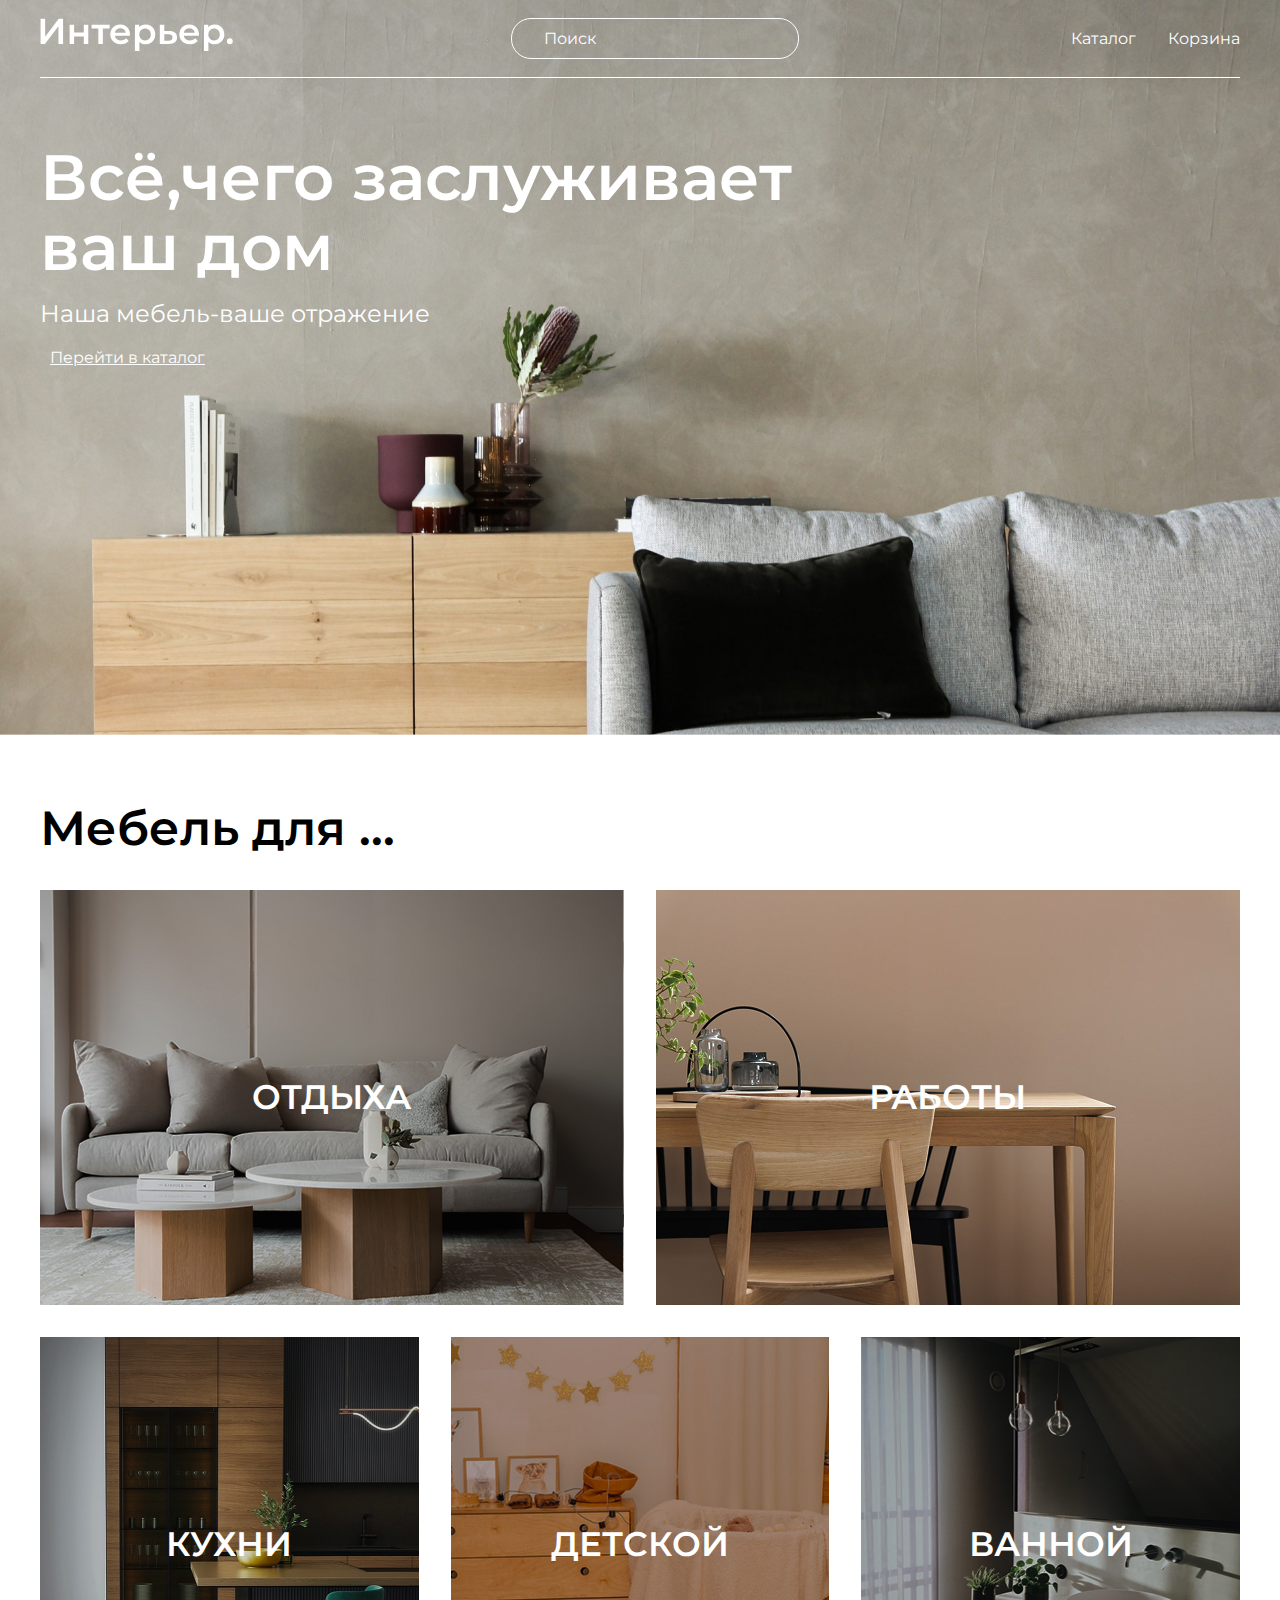
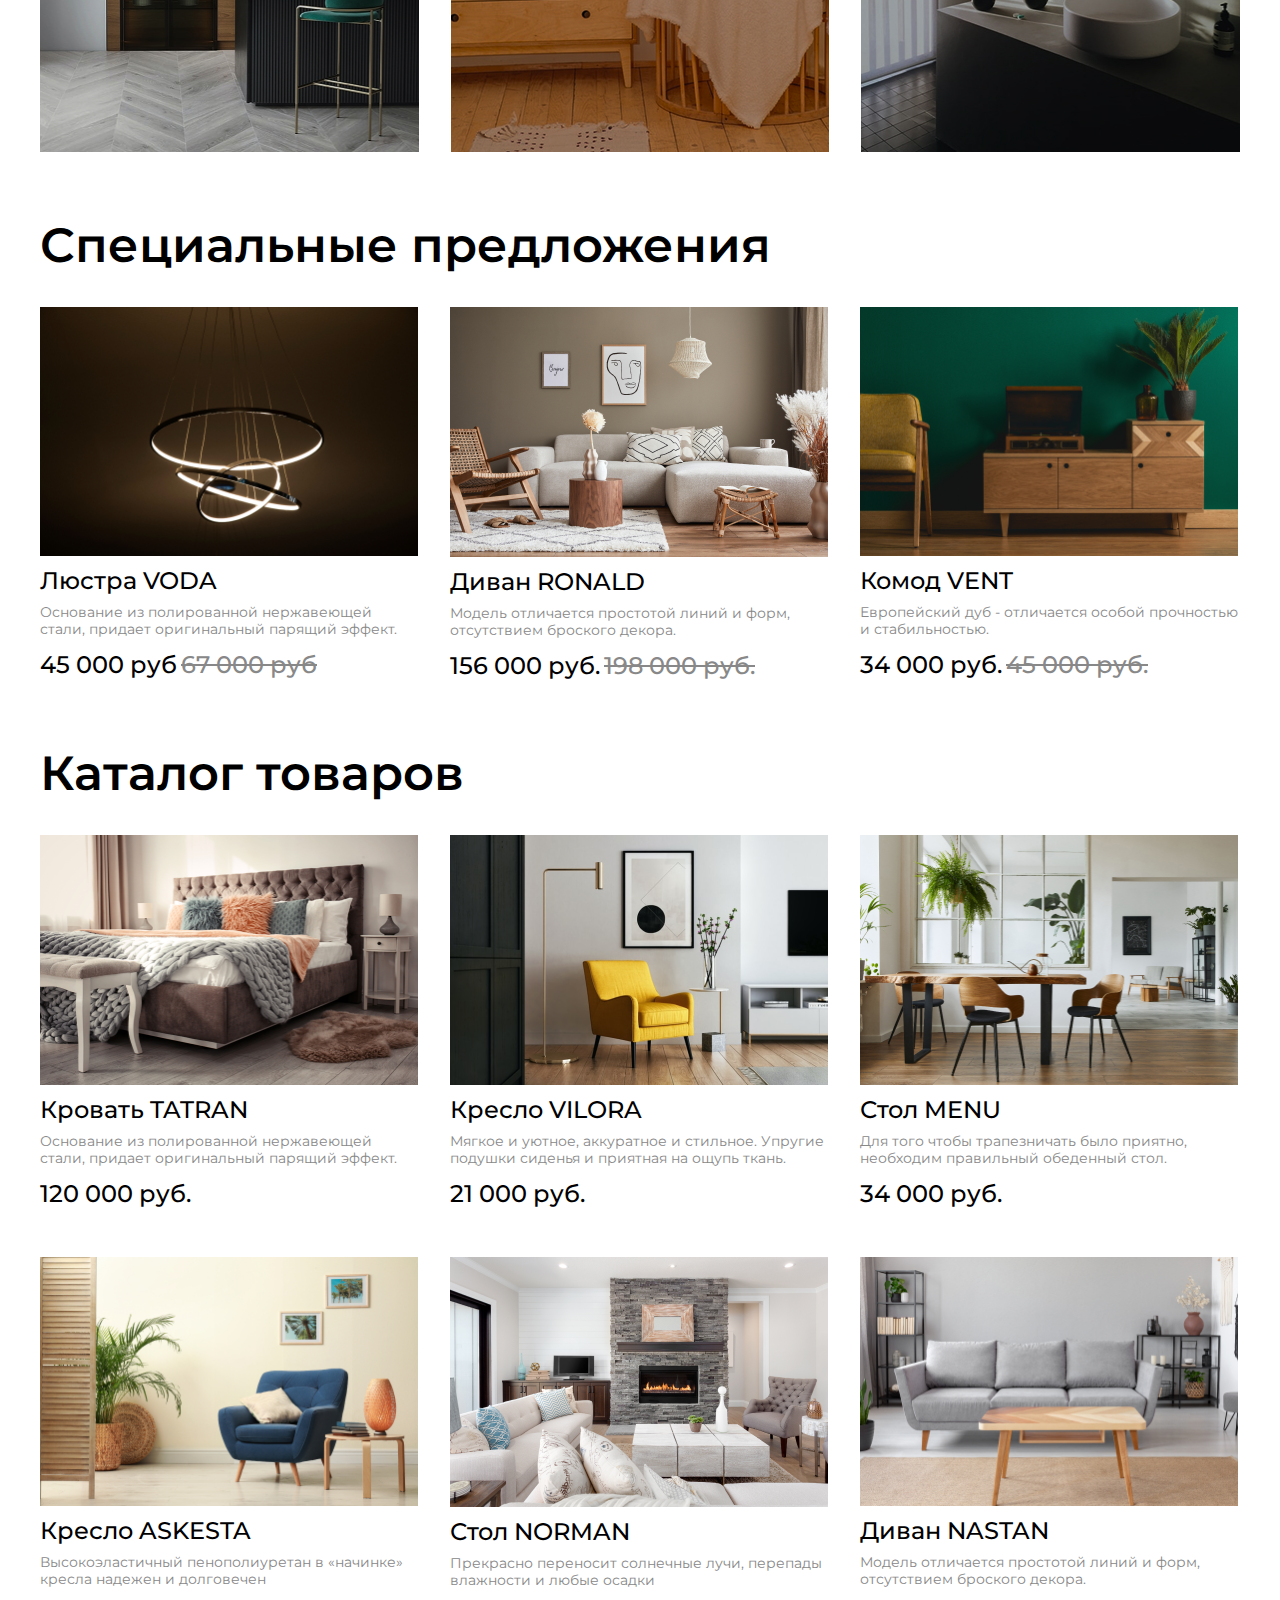
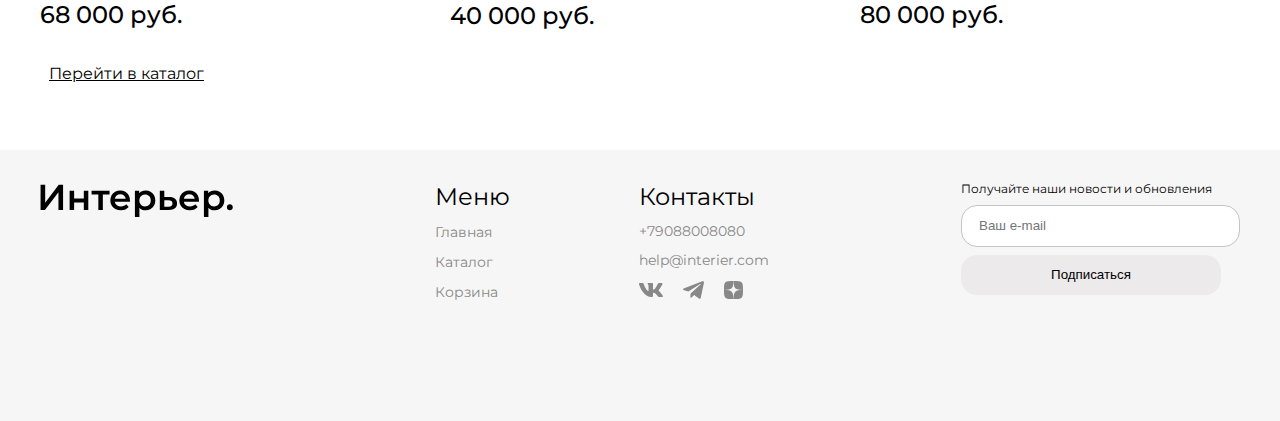
<file: index.html>
<!DOCTYPE html>
<html lang="en">
<head>
  <meta charset="UTF-8">
  <meta name="viewport" content="width=device-width,initial-scale=1.0">
  <title>Document</title>
  <link href="https://fonts.googleapis.com/css2?family=Montserrat:ital,wght@0,100..900;1,100..900&display=swap" 
  rel="stylesheet">
  <link rel="stylesheet" href="./style.css">
</head>
<body>
    <div class="top__head center">
      <header class="header center">
            <a class ="header__logo" href="index.html"><img class="logo__img" src="./img/logo.svg" alt="Интерьер."></a>
            <input placeholder="Поиск" class="header__input" type="text">
        <ul class="header__links">
          <li><a class="links" href="catalog.html">Каталог</a></li>
          <li><a class="links" href="backed.html">Корзина</a></li>
        </ul>
        <div class="menu__mob">
            <a href="Поиск"><svg width="20" height="19" viewBox="0 0 20 19" fill="none" xmlns="http://www.w3.org/2000/svg">
          <g clip-path="url(#clip0_310_627)">
          <path d="M5.7515 2.99141C4.59282 4.14838 3.91891 5.70363 3.86709 7.34023C3.81528 8.97682 4.38946 10.5716 5.47264 11.7995C6.55581 13.0275 8.06645 13.7962 9.69672 13.9491C11.2973 14.0991 12.8949 13.6444 14.1757 12.6766L17.5069 16.0085L17.5069 16.0085C17.5897 16.0914 17.6881 16.1571 17.7963 16.2019C17.9046 16.2468 18.0206 16.2698 18.1377 16.2698C18.2549 16.2698 18.3709 16.2468 18.4791 16.2019C18.5873 16.1571 18.6857 16.0914 18.7685 16.0085C18.8514 15.9257 18.9171 15.8274 18.9619 15.7191C19.0068 15.6109 19.0298 15.4949 19.0298 15.3777C19.0298 15.2606 19.0068 15.1446 18.9619 15.0363C18.9171 14.9281 18.8514 14.8298 18.7685 14.7469L18.7685 14.7469L15.4368 11.416C16.4021 10.135 16.8547 8.53846 16.7038 6.93943C16.5501 5.31054 15.7816 3.80139 14.5547 2.719C13.3277 1.63662 11.7345 1.06232 10.0992 1.11292C8.46381 1.16352 6.90917 1.83523 5.7515 2.99141ZM5.7515 2.99141L5.82216 3.06217L5.7515 2.99141ZM13.5895 4.25366C14.0271 4.68416 14.3751 5.19703 14.6135 5.76269C14.8518 6.32835 14.9758 6.93561 14.9783 7.54944C14.9808 8.16327 14.8618 8.77152 14.628 9.3391C14.3943 9.90669 14.0505 10.4224 13.6164 10.8564C13.1824 11.2905 12.6667 11.6343 12.0991 11.868C11.5315 12.1018 10.9233 12.2208 10.3094 12.2183C9.6956 12.2158 9.08834 12.0918 8.52268 11.8535C7.95702 11.6151 7.44415 11.2671 7.01365 10.8295C6.15334 9.95509 5.67341 8.77613 5.6784 7.54944C5.6834 6.32275 6.17291 5.14773 7.04032 4.28033C7.90772 3.41292 9.08274 2.92341 10.3094 2.91841C11.5361 2.91342 12.7151 3.39335 13.5895 4.25366Z" fill="white" stroke="white" stroke-width="0.2"/>
          </g>
          <defs>
          <clipPath id="clip0_310_627">
          <rect width="19" height="19" fill="white" transform="translate(0.800537)"/>
          </clipPath>
          </defs>
            </svg>
            </a>
            <a href="catalog.html"><svg width="20" height="21" viewBox="0 0 20 21" fill="none" xmlns="http://www.w3.org/2000/svg">
          <rect x="0.800537" y="0.900024" width="4.57143" height="4.57143" fill="white"/>
          <rect x="0.800537" y="8.21436" width="4.57143" height="4.57143" fill="white"/>
          <rect x="0.800537" y="15.5286" width="4.57143" height="4.57143" fill="white"/>
          <rect x="8.11401" y="8.21436" width="4.57143" height="4.57143" fill="white"/>
          <rect x="8.11401" y="15.5286" width="4.57143" height="4.57143" fill="white"/>
          <rect x="8.11401" y="0.900024" width="4.57143" height="4.57143" fill="white"/>
          <rect x="15.4285" y="8.21436" width="4.57143" height="4.57143" fill="white"/>
          <rect x="15.4285" y="15.5286" width="4.57143" height="4.57143" fill="white"/>
          <rect x="15.4285" y="0.900024" width="4.57143" height="4.57143" fill="white"/>
            </svg>
            </a>
            <a href="backed.html"><svg width="25" height="25" viewBox="0 0 25 25" fill="none" xmlns="http://www.w3.org/2000/svg">
          <path d="M14.5834 20.8333C15.1359 20.8333 15.6658 20.6138 16.0566 20.2231C16.4473 19.8324 16.6667 19.3025 16.6667 18.75C16.6667 18.1974 16.4473 17.6675 16.0566 17.2768C15.6658 16.8861 15.1359 16.6666 14.5834 16.6666C14.0309 16.6666 13.501 16.8861 13.1103 17.2768C12.7196 17.6675 12.5001 18.1974 12.5001 18.75C12.5001 19.3025 12.7196 19.8324 13.1103 20.2231C13.501 20.6138 14.0309 20.8333 14.5834 20.8333ZM7.29174 20.8333C7.84428 20.8333 8.37418 20.6138 8.76488 20.2231C9.15558 19.8324 9.37508 19.3025 9.37508 18.75C9.37508 18.1974 9.15558 17.6675 8.76488 17.2768C8.37418 16.8861 7.84428 16.6666 7.29174 16.6666C6.73921 16.6666 6.20931 16.8861 5.81861 17.2768C5.4279 17.6675 5.20841 18.1974 5.20841 18.75C5.20841 19.3025 5.4279 19.8324 5.81861 20.2231C6.20931 20.6138 6.73921 20.8333 7.29174 20.8333ZM20.873 6.16975C21.133 6.16136 21.3796 6.05217 21.5606 5.86525C21.7416 5.67834 21.8428 5.42836 21.8428 5.16819C21.8428 4.90801 21.7416 4.65804 21.5606 4.47112C21.3796 4.28421 21.133 4.17501 20.873 4.16663H19.674C18.7345 4.16663 17.922 4.81871 17.7178 5.73538L16.4126 11.6125C16.2084 12.5291 15.3959 13.1812 14.4563 13.1812H6.63133L5.12924 7.17079H14.8636C15.1212 7.15904 15.3644 7.04844 15.5425 6.86199C15.7206 6.67555 15.82 6.42761 15.82 6.16975C15.82 5.91189 15.7206 5.66395 15.5425 5.47751C15.3644 5.29106 15.1212 5.18046 14.8636 5.16871H5.12924C4.82473 5.16862 4.5242 5.23796 4.25051 5.37145C3.97682 5.50495 3.73716 5.69909 3.54976 5.93911C3.36236 6.17913 3.23215 6.45872 3.16903 6.75662C3.10591 7.05452 3.11154 7.36289 3.1855 7.65829L4.68758 13.6666C4.79586 14.1002 5.046 14.485 5.39821 14.7601C5.75042 15.0351 6.18447 15.1844 6.63133 15.1843H14.4563C15.368 15.1845 16.2524 14.8736 16.9636 14.3032C17.6748 13.7327 18.1701 12.9368 18.3678 12.0468L19.674 6.16975H20.873Z" fill="white"/>
            </svg>
            </a>
        </div>
      </header>
       <b><h1 class="top__title">Всё,чего заслуживает ваш дом</h1></b>
          <p class="top__text"> Наша мебель-ваше отражение</p>
            <a href="catalog.html" class="linki">Перейти в каталог</a>
    </div>
      <section>
        <div class="for__box center">
        <h3 class="spe__title">Мебель для ... </h3>
        <div class="for">
        <div class="for__item for__item_1 for__item_big">ОТДЫХА</div>
        <div class="for__item for__item_2 for__item_big">РАБОТЫ</div>
        <div class="for__item for__item_3">КУХНИ</div>
        <div class="for__item for__item_4">ДЕТСКОЙ</div>
        <div class="for__item for__item_5">ВАННОЙ</div>
        </div>
        </div>
      </section>  
      <div class="product__box center">
        <h2 class="spe__title">Специальные предложения </h2>
        <div class="product__content">
          <div class="product">
            <img src="./img/1.png" alt="Люстра" class="product__img">
            <a class="product__name" href="product.html">Люстра VODA</a>
          <div class="product__description">Основание из полированной нержавеющей стали,
            придает оригинальный парящий эффект.</div>
          <div class="product__box-price">
            <span class="product__price">45 000 руб</span>
            <span class="product__price product__price_old">67 000 руб</span>
          </div>
          </div>
          <div class="product">   
              <img src="./img/2.png" alt="Диван" class="product__img">
              <a class="product__name" href="product.html">Диван RONALD</a>
            <div class="product__description">Модель отличается простотой линий и форм,
              отсутствием броского декора.</div>
            <div class="product__box-price">
              <span class="product__price">156 000 руб.</span>
              <span class="product__price product__price_old">198 000 руб.</span>
            </div>
          </div>       
          <div class="product" >      
                <img src="./img/3.png" alt="Комод" class="product__img">
                <a class="product__name" href="product.html">Комод VENT</a>
              <div class="product__description">Европейский дуб - отличается особой 
              прочностью и стабильностью.</div>
              <div class="product__box-price">
                <span class="product__price">34 000 руб.</span>
                <span class="product__price product__price_old">45 000 руб.</span>
              </div>
          </div>
        </div>
      </div>
      <div class="product__box center">
          <h3 class="spe__title">Каталог товаров</h3>
          <div class="product__content">
        <div class="product">
            <img src="./img/4.png" alt="Кровать" class="product__img">
            <a class="product__name" href="product.html"> Кровать TATRAN</a>
          <div class="product__description">Основание из полированной нержавеющей стали,
        придает оригинальный парящий эффект.</div>
          <div class="product__box_price">
          <div class="product__price">120 000 руб.</div>
          </div>    
        </div>
        <div class="product">
            <img src="./img/5.png" alt="Кресло" class="product__img">
            <a class="product__name" href="product.html">Кресло VILORA</a>
          <div class="product__description">Мягкое и уютное, аккуратное и стильное.
        Упругие подушки сиденья и приятная на ощупь ткань. </div>
          <div class="product__box_price">
          <div class="product__price">21 000 руб.</div>
          </div>
        </div>
        <div class="product">
            <img src="./img/6.png" alt="Стол" class="product__img">
            <a class="product__name" href="product.html">Стол MENU</a>
      <div class="product__description">Для того чтобы трапезничать было приятно,
        необходим правильный обеденный стол.</div>
        <div class="product__box_price">
      <div class="product__price">34 000 руб.</div>
        </div>
        </div>
        <div class="product">
              <img src="./img/7.png" alt="Кресло" class="product__img">
              <a class="product__name" href="product.html">Кресло ASKESTA</a>
          <div class="product__description">Высокоэластичный пенополиуретан в «начинке»
        кресла надежен и долговечен</div>
          <div class="product__box_price">
          <div class="product__price">68 000 руб.</div>
          </div>
        </div>
        <div class="product">
              <img src="./img/8.png" alt="Стол" class="product__img">
              <a class="product__name" href="product.html">Стол NORMAN</a>
            <div class="product__description">Прекрасно переносит солнечные лучи,
        перепады влажности и любые осадки</div>
            <div class="product__box_price">
            <div class="product__price">40 000 руб.</div>
            </div>
        </div>
        <div class="product">
              <img src="./img/9.png" alt="Диван" class="product__img">
              <a class="product__name" href="product.html">Диван NASTAN</a>
          <div class="product__description">Модель отличается простотой линий и форм,
        отсутствием броского декора. </div>
          <div class="product__box_price">
          <div class="product__price">80 000 руб.</div>
          </div>
        </div>
          </div>
      </div>
        <nav class="box__catalog center">
            <a href="catalog.html" class="box__catalog_linki">Перейти в каталог</a>
        </nav>  
    <footer class="footer center">
          <a href="index.html" class="footer__logo"><img src="./img/Интерьер..svg"
                     alt="logo"></a>
        <div class="footer__content">
        <div class="footer__information">
          <nav class="footer__item">
        <h4 class="information__title">Меню</h4>
        <div class="footer__list">
              <a class="footer__link" href="index.html">Главная</a>
              <a class="footer__link" href="catalog.html">Каталог</a>
              <a class="footer__link" href="backed.html">Корзина</a>
        </div>
          </nav>
          <nav class="footer__item">
        <div class="footer__item">
        <h4 class="information__title">Контакты</h4>
            <a class="namber" href="namber.html">+79088008080</a>
            <a class="email" href="email.html">help@interier.com</a>
        </div>
        <div class="footer__icons">
            <a href="#"><svg width="24" height="14" viewBox="0 0 24 14" fill="none" xmlns="http://www.w3.org/2000/svg">
            <path fill-rule="evenodd" clip-rule="evenodd" d="M23.45 0.948C23.616 0.402 23.45 0 22.655 0H20.03C19.362 0 19.054 0.347 18.887 0.73C18.887 0.73 17.552 3.926 15.661 6.002C15.049 6.604 14.771 6.795 14.437 6.795C14.27 6.795 14.019 6.604 14.019 6.057V0.948C14.019 0.292 13.835 0 13.279 0H9.151C8.734 0 8.483 0.304 8.483 0.593C8.483 1.214 9.429 1.358 9.526 3.106V6.904C9.526 7.737 9.373 7.888 9.039 7.888C8.149 7.888 5.984 4.677 4.699 1.003C4.45 0.288 4.198 0 3.527 0H0.9C0.15 0 0 0.347 0 0.73C0 1.412 0.89 4.8 4.145 9.281C6.315 12.341 9.37 14 12.153 14C13.822 14 14.028 13.632 14.028 12.997V10.684C14.028 9.947 14.186 9.8 14.715 9.8C15.105 9.8 15.772 9.992 17.33 11.467C19.11 13.216 19.403 14 20.405 14H23.03C23.78 14 24.156 13.632 23.94 12.904C23.702 12.18 22.852 11.129 21.725 9.882C21.113 9.172 20.195 8.407 19.916 8.024C19.527 7.533 19.638 7.314 19.916 6.877C19.916 6.877 23.116 2.451 23.449 0.948H23.45Z" fill="#888888"/>
            </svg></a>
            <a href="#"><svg width="21" height="18" viewBox="0 0 21 18" fill="none" xmlns="http://www.w3.org/2000/svg">
              <path d="M19.2957 0.363004L0.690684 7.57461C-0.0580144 7.91045 -0.311245 8.58298 0.509724 8.94798L5.28271 10.4727L16.8232 3.30353C17.4533 2.85347 18.0984 2.97348 17.5433 3.46858L7.63159 12.4893L7.32024 16.3069C7.60862 16.8964 8.13666 16.8991 8.47348 16.6061L11.2157 13.998L15.9122 17.533C17.003 18.1821 17.5965 17.7632 17.8312 16.5735L20.9117 1.91163C21.2315 0.447168 20.6861 -0.19809 19.2957 0.363004Z" fill="#888888"/>
              </svg>
              </a>
            <a href="#"><svg width="19" height="18" viewBox="0 0 19 18" fill="none" xmlns="http://www.w3.org/2000/svg">
              <path d="M11.3326 10.7357C9.83979 12.195 9.73122 14.0143 9.60229 18C13.5244 18 16.2319 17.9871 17.6298 16.7014C18.9869 15.3771 19.0005 12.69 19.0005 9.09643C14.7934 9.225 12.873 9.32143 11.3326 10.7357ZM0.00050354 9.09643C0.00050354 12.69 0.014075 15.3771 1.37122 16.7014C2.76907 17.9871 5.47657 18 9.39872 18C9.263 14.0143 9.16122 12.195 7.66836 10.7357C6.128 9.32143 4.20765 9.21857 0.00050354 9.09643ZM9.39872 0C5.48336 0 2.76907 0.0128571 1.37122 1.29857C0.014075 2.62286 0.00050354 5.31 0.00050354 8.90357C4.20765 8.775 6.128 8.67857 7.66836 7.26429C9.16122 5.805 9.26979 3.98571 9.39872 0ZM11.3326 7.26429C9.83979 5.805 9.73122 3.98571 9.60229 0C13.5244 0 16.2319 0.0128571 17.6298 1.29857C18.9869 2.62286 19.0005 5.31 19.0005 8.90357C14.7934 8.775 12.873 8.67857 11.3326 7.26429Z" fill="#888888"/>
              </svg>
              </a>
        </div>
        </nav>
    </div>
    <form class="footer__form" action= "#">
        <div class="footer__form footer__item">
            <p class="receive">Получайте наши новости и обновления</p>
            <input placeholder="Ваш e-mail" class="enter" type="text"> 
            <button class="subscribe">Подписаться</button>
        </div>
    </form>
        </div>
    </footer>
</body>
</html>
</file>
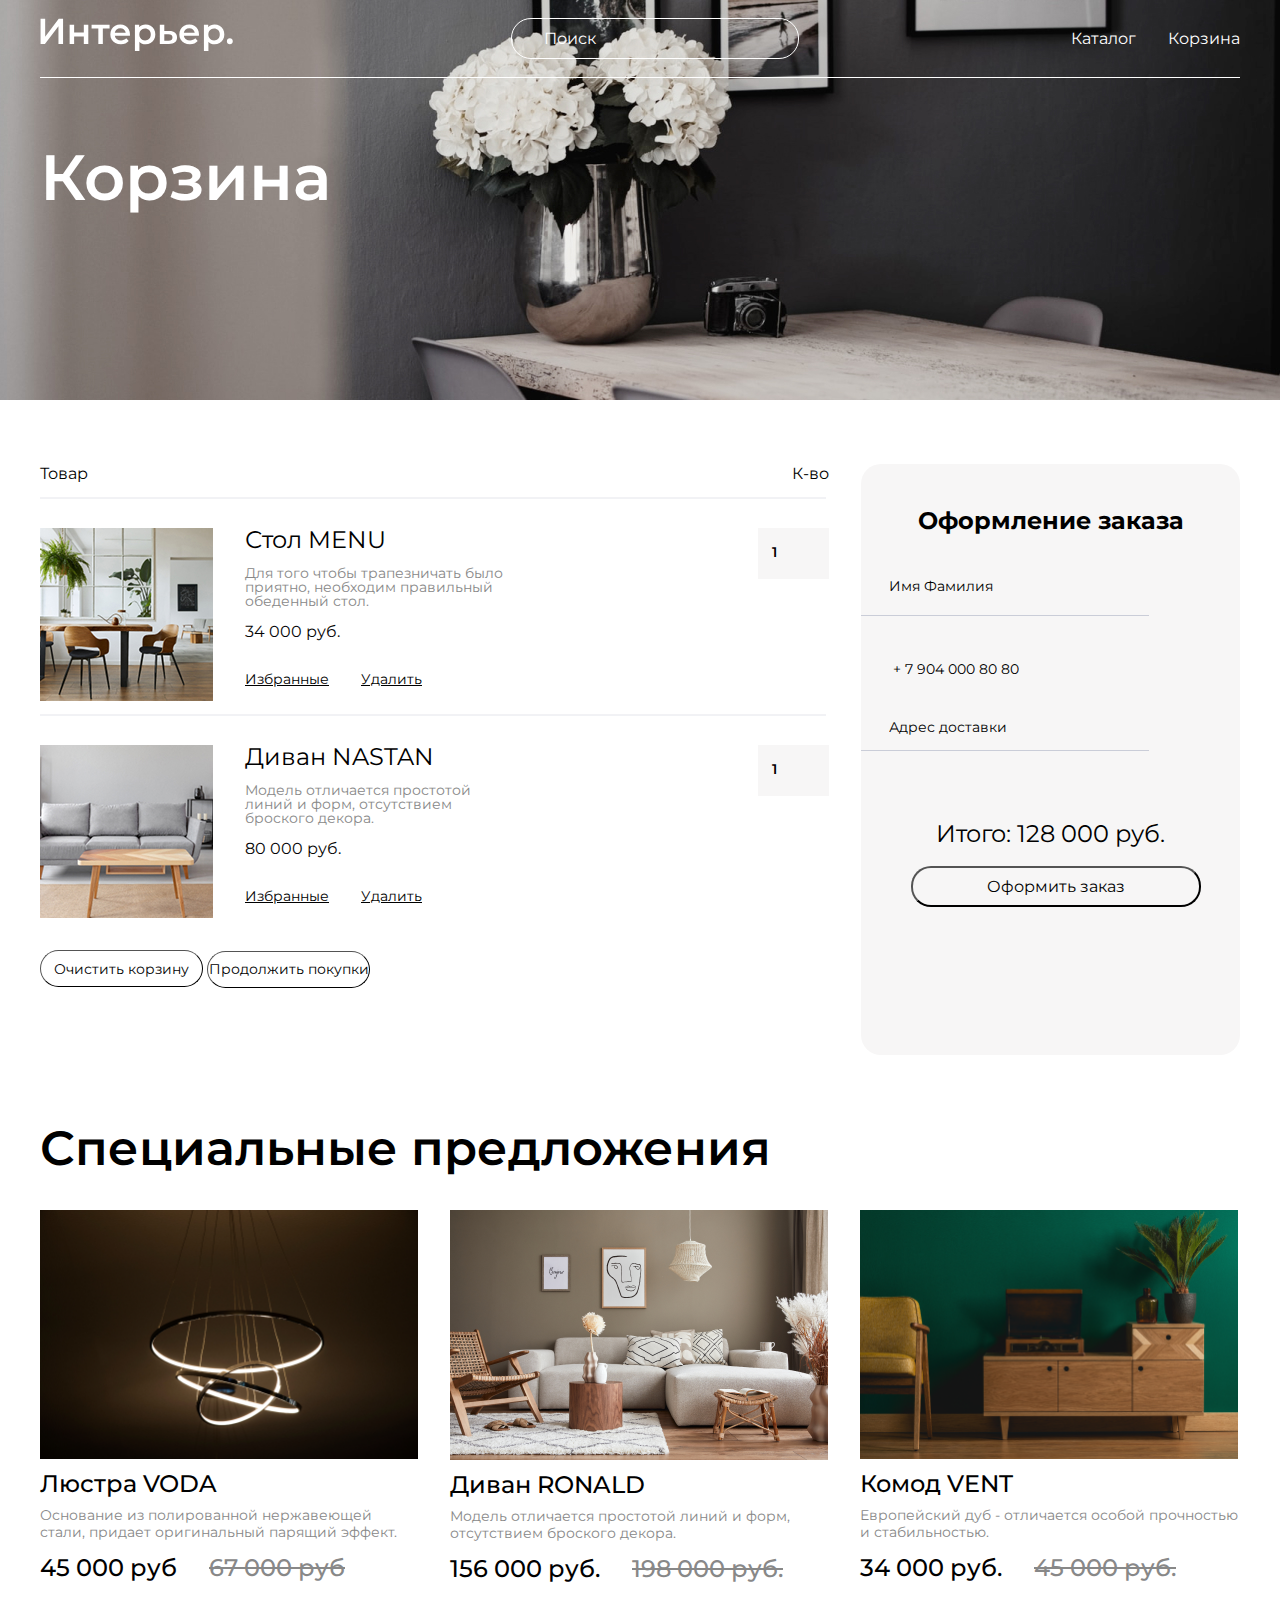
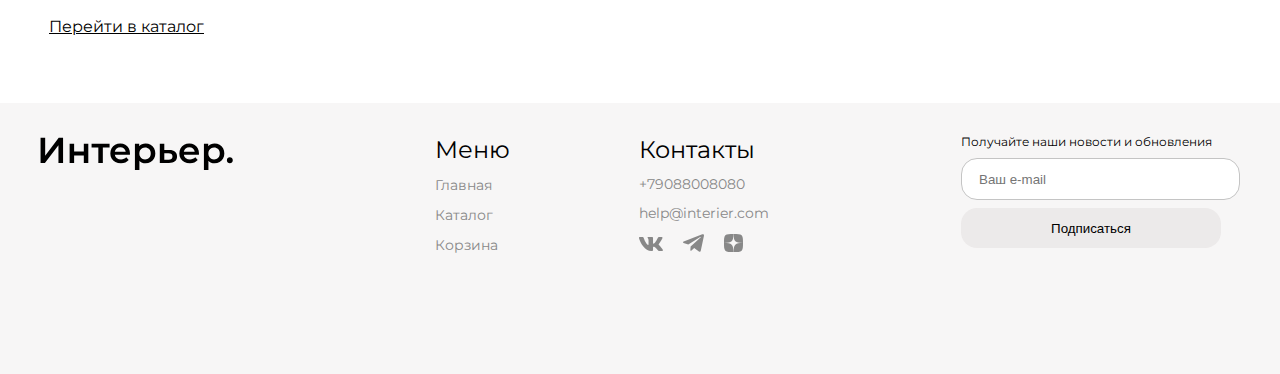
<file: backed.html>
<!DOCTYPE html>
<html lang="en">
<head>
  <meta charset="UTF-8">
  <meta name="viewport" content="width=device-width,initial-scale=1.0">
  <title>Document</title>
  <link href="https://fonts.googleapis.com/css2?family=Montserrat:ital,wght@0,100..900;1,100..900&display=swap" 
  rel="stylesheet">
  <link rel= "stylesheet"  href="./style.css">
</head>
<body>
    <div class="top__bac center">
      <header class="header center">
          <a class ="header__logo" href="index.html">
          <img class="logo__img" src="./img/logo.svg" alt="Интерьер."></a>
          <input placeholder="Поиск" class="header__input" type="text">
        <ul class="header__links">
          <li><a class="links" href="catalog.html">Каталог</a></li>
          <li><a class="links" href="backed.html">Корзина</a></li>
        </ul>
        <div class="menu__mob">
          <a href="Поиск"><svg width="20" height="19" viewBox="0 0 20 19" fill="none" xmlns="http://www.w3.org/2000/svg">
            <g clip-path="url(#clip0_310_627)">
            <path d="M5.7515 2.99141C4.59282 4.14838 3.91891 5.70363 3.86709 7.34023C3.81528 8.97682 4.38946 10.5716 5.47264 11.7995C6.55581 13.0275 8.06645 13.7962 9.69672 13.9491C11.2973 14.0991 12.8949 13.6444 14.1757 12.6766L17.5069 16.0085L17.5069 16.0085C17.5897 16.0914 17.6881 16.1571 17.7963 16.2019C17.9046 16.2468 18.0206 16.2698 18.1377 16.2698C18.2549 16.2698 18.3709 16.2468 18.4791 16.2019C18.5873 16.1571 18.6857 16.0914 18.7685 16.0085C18.8514 15.9257 18.9171 15.8274 18.9619 15.7191C19.0068 15.6109 19.0298 15.4949 19.0298 15.3777C19.0298 15.2606 19.0068 15.1446 18.9619 15.0363C18.9171 14.9281 18.8514 14.8298 18.7685 14.7469L18.7685 14.7469L15.4368 11.416C16.4021 10.135 16.8547 8.53846 16.7038 6.93943C16.5501 5.31054 15.7816 3.80139 14.5547 2.719C13.3277 1.63662 11.7345 1.06232 10.0992 1.11292C8.46381 1.16352 6.90917 1.83523 5.7515 2.99141ZM5.7515 2.99141L5.82216 3.06217L5.7515 2.99141ZM13.5895 4.25366C14.0271 4.68416 14.3751 5.19703 14.6135 5.76269C14.8518 6.32835 14.9758 6.93561 14.9783 7.54944C14.9808 8.16327 14.8618 8.77152 14.628 9.3391C14.3943 9.90669 14.0505 10.4224 13.6164 10.8564C13.1824 11.2905 12.6667 11.6343 12.0991 11.868C11.5315 12.1018 10.9233 12.2208 10.3094 12.2183C9.6956 12.2158 9.08834 12.0918 8.52268 11.8535C7.95702 11.6151 7.44415 11.2671 7.01365 10.8295C6.15334 9.95509 5.67341 8.77613 5.6784 7.54944C5.6834 6.32275 6.17291 5.14773 7.04032 4.28033C7.90772 3.41292 9.08274 2.92341 10.3094 2.91841C11.5361 2.91342 12.7151 3.39335 13.5895 4.25366Z" fill="white" stroke="white" stroke-width="0.2"/>
            </g>
            <defs>
            <clipPath id="clip0_310_627">
            <rect width="19" height="19" fill="white" transform="translate(0.800537)"/>
            </clipPath>
            </defs>
            </svg>
            </a>
          <a href="catalog.html"><svg width="20" height="21" viewBox="0 0 20 21" fill="none" xmlns="http://www.w3.org/2000/svg">
            <rect x="0.800537" y="0.900024" width="4.57143" height="4.57143" fill="white"/>
            <rect x="0.800537" y="8.21436" width="4.57143" height="4.57143" fill="white"/>
            <rect x="0.800537" y="15.5286" width="4.57143" height="4.57143" fill="white"/>
            <rect x="8.11401" y="8.21436" width="4.57143" height="4.57143" fill="white"/>
            <rect x="8.11401" y="15.5286" width="4.57143" height="4.57143" fill="white"/>
            <rect x="8.11401" y="0.900024" width="4.57143" height="4.57143" fill="white"/>
            <rect x="15.4285" y="8.21436" width="4.57143" height="4.57143" fill="white"/>
            <rect x="15.4285" y="15.5286" width="4.57143" height="4.57143" fill="white"/>
            <rect x="15.4285" y="0.900024" width="4.57143" height="4.57143" fill="white"/>
            </svg>
            </a>
          <a href="backed.html"><svg width="25" height="25" viewBox="0 0 25 25" fill="none" xmlns="http://www.w3.org/2000/svg">
            <path d="M14.5834 20.8333C15.1359 20.8333 15.6658 20.6138 16.0566 20.2231C16.4473 19.8324 16.6667 19.3025 16.6667 18.75C16.6667 18.1974 16.4473 17.6675 16.0566 17.2768C15.6658 16.8861 15.1359 16.6666 14.5834 16.6666C14.0309 16.6666 13.501 16.8861 13.1103 17.2768C12.7196 17.6675 12.5001 18.1974 12.5001 18.75C12.5001 19.3025 12.7196 19.8324 13.1103 20.2231C13.501 20.6138 14.0309 20.8333 14.5834 20.8333ZM7.29174 20.8333C7.84428 20.8333 8.37418 20.6138 8.76488 20.2231C9.15558 19.8324 9.37508 19.3025 9.37508 18.75C9.37508 18.1974 9.15558 17.6675 8.76488 17.2768C8.37418 16.8861 7.84428 16.6666 7.29174 16.6666C6.73921 16.6666 6.20931 16.8861 5.81861 17.2768C5.4279 17.6675 5.20841 18.1974 5.20841 18.75C5.20841 19.3025 5.4279 19.8324 5.81861 20.2231C6.20931 20.6138 6.73921 20.8333 7.29174 20.8333ZM20.873 6.16975C21.133 6.16136 21.3796 6.05217 21.5606 5.86525C21.7416 5.67834 21.8428 5.42836 21.8428 5.16819C21.8428 4.90801 21.7416 4.65804 21.5606 4.47112C21.3796 4.28421 21.133 4.17501 20.873 4.16663H19.674C18.7345 4.16663 17.922 4.81871 17.7178 5.73538L16.4126 11.6125C16.2084 12.5291 15.3959 13.1812 14.4563 13.1812H6.63133L5.12924 7.17079H14.8636C15.1212 7.15904 15.3644 7.04844 15.5425 6.86199C15.7206 6.67555 15.82 6.42761 15.82 6.16975C15.82 5.91189 15.7206 5.66395 15.5425 5.47751C15.3644 5.29106 15.1212 5.18046 14.8636 5.16871H5.12924C4.82473 5.16862 4.5242 5.23796 4.25051 5.37145C3.97682 5.50495 3.73716 5.69909 3.54976 5.93911C3.36236 6.17913 3.23215 6.45872 3.16903 6.75662C3.10591 7.05452 3.11154 7.36289 3.1855 7.65829L4.68758 13.6666C4.79586 14.1002 5.046 14.485 5.39821 14.7601C5.75042 15.0351 6.18447 15.1844 6.63133 15.1843H14.4563C15.368 15.1845 16.2524 14.8736 16.9636 14.3032C17.6748 13.7327 18.1701 12.9368 18.3678 12.0468L19.674 6.16975H20.873Z" fill="white"/>
            </svg>
            </a>
        </div>
      </header>
      <h1 class="top__title">Корзина</h1>
      </div>
      <div class="bac center">
      <div class="bac__content">
      <div class="bac__prod_box">
        <p class="bac__prod">Товар</p>
        <p class="bac__prod">К-во</p>
      </div>
        <img class="bac__vectors" src="./img/Vector1.png" alt="вектор">
      <div class="bac__item">
      <div class="bac__left">
        <img class="bac__meb" src="./img/image51.jpg" alt="Стол">   
      <div class="bac__info">
      <h4 class="bac__name">Стол MENU</h4>
        <p class="bac__text">Для того чтобы трапезничать было приятно, 
          необходим правильный обеденный стол.</p>
        <p class="bac__price">34 000 руб.</p>
      <div class="bac__rel">
          <a class="bac__rel" href="#">Избранные</a>
          <a class="bac__rel" href="#">Удалить</a>
      </div>
      </div>
      </div>
      <form class="bac__put">
        <label for="bac__namber_r"><input class="bac__namber" 
        type ="number" placeholder="1" min="1" id="bac__namber_r"></label>
      </form>
      </div>
          <img class="bac__vector" src="./img/Vector1.png" alt="Vector"> 
      <div class="bac__item">
      <div class="bac__left">
          <img class="bac__meb" src="./img/image52jpg" alt="Диван"> 
      <div class="bac__info">   
      <h4 class="bac__name">Диван NASTAN</h4>
        <p class="bac__text">Модель отличается простотой линий и форм, 
            отсутствием броского декора. </p>
        <p class="bac__price">80 000 руб.</p>
      <div class="bac__rel">
          <a class="bac__rel" href="#">Избранные</a>
          <a class="bac__rel" href="#">Удалить</a>
      </div>
      </div>     
      </div>
      <form class="bac__put" >
        <label for="bac__namber_r"><input class="bac__namber" 
        type ="number" placeholder="1" min="1" id="bac__namber_r"></label>
      </form>
      </div>
      <a href="catalog.html" class="bac__clear">
        <button class="bac__clear">Очистить корзину</button></a>
      <a href="catalog.html" class="bac__get">
        <button class="bac__get">Продолжить покупки</button></a>
      </div>
    <div class="bac__forms">
      <h3 class="bac__title">Оформление заказа</h3>
        
      <form class="bac__bond" action="/submit" method="post">
       <p class="bac__fam"><input class="bac__fam" 
          type="text" placeholder="Имя Фамилия" id="bac__fam"></p>
        
          <img src="./img/Line4.png" alt="line">
            <p class="bac__nambers"><input class="bac__nambers" 
          type="text" placeholder="+ 7 904 000 80 80" id="bac__nambers">
            <p class="bac__address"><input class="bac__address" 
              type="text" placeholder="Адрес доставки" id="bac__address"></p>
          <img src="./img/Line4.png" alt="line">
        </form>
      <div class="bac__prices_sum">Итого: 128 000 руб.</div>
      <a href="backed.html" class="bac__go">
      <button class="bac__go">Оформить заказ</button>
      </a>
   </div>
      </div> 
      <section class="product__box center">
      <h2 class="spe__title">Специальные предложения </h2>
      <div class="product__content">
        <div class="product">
              <img src="./img/1.png" alt="Люстра" class="product__img">
              <a class="product__name" href="product.html">Люстра VODA</a>
          <div class="product__description">Основание из полированной нержавеющей стали,
            придает оригинальный парящий эффект.</div>
          <div class="product__box_price">
            <span class="product__price">45 000 руб</span>
            <span class="product__price product__price_old">67 000 руб</span>
          </div>
        </div>
        <div class="product">   
              <img src="./img/2.png" alt="Диван" class="product__img">
              <a class="product__name" href="product.html">Диван RONALD</a>
          <div class="product__description">Модель отличается простотой линий и форм,
              отсутствием броского декора.</div>
          <div class="product__box_price">
            <span class="product__price">156 000 руб.</span>
            <span class="product__price product__price_old">198 000 руб.</span>
          </div>
        </div>       
        <div class="product" >      
              <img src="./img/3.png" alt="Комод" class="product__img">
              <a class="product__name" href="product.html">Комод VENT</a>
            <div class="product__description">Европейский дуб - отличается особой 
              прочностью и стабильностью.</div>
            <div class="product__box_price">
              <span class="product__price">34 000 руб.</span>
              <span class="product__price product__price_old">45 000 руб.</span>
            </div>
        </div>
      </div>
      </section>
      <nav class="box__catalog center">
          <a href="catalog.html" class="box__catalog_linki">Перейти в каталог</a>
      </nav>  
    <footer class="footer center">
          <a href="index.html" class="footer__logo"><img src="./img/Интерьер..svg"
                     alt="logo"></a>
      <div class="footer__content">
      <div class="footer__information">
        <nav class="footer__item">
      <h4  class="information__title">Меню</h4>
      <div class="footer__list">
          <a class="footer__link" href="index.html">Главная</a>
          <a class="footer__link" href="catalog.html">Каталог</a>
          <a class="footer__link" href="backed.html">Корзина</a>
      </div>
        </nav>
        <nav class="footer__item">
      <div class="footer__item">
      <h4 class="information__title">Контакты</h4>
          <a class="namber" href="namber.html">+79088008080</a>
          <a class="email" href="email.html">help@interier.com</a>
      </div>
      <div class="footer__icons">
          <a href="#"><svg width="24" height="14" viewBox="0 0 24 14" fill="none" xmlns="http://www.w3.org/2000/svg">
              <path fill-rule="evenodd" clip-rule="evenodd" d="M23.45 0.948C23.616 0.402 23.45 0 22.655 0H20.03C19.362 0 19.054 0.347 18.887 0.73C18.887 0.73 17.552 3.926 15.661 6.002C15.049 6.604 14.771 6.795 14.437 6.795C14.27 6.795 14.019 6.604 14.019 6.057V0.948C14.019 0.292 13.835 0 13.279 0H9.151C8.734 0 8.483 0.304 8.483 0.593C8.483 1.214 9.429 1.358 9.526 3.106V6.904C9.526 7.737 9.373 7.888 9.039 7.888C8.149 7.888 5.984 4.677 4.699 1.003C4.45 0.288 4.198 0 3.527 0H0.9C0.15 0 0 0.347 0 0.73C0 1.412 0.89 4.8 4.145 9.281C6.315 12.341 9.37 14 12.153 14C13.822 14 14.028 13.632 14.028 12.997V10.684C14.028 9.947 14.186 9.8 14.715 9.8C15.105 9.8 15.772 9.992 17.33 11.467C19.11 13.216 19.403 14 20.405 14H23.03C23.78 14 24.156 13.632 23.94 12.904C23.702 12.18 22.852 11.129 21.725 9.882C21.113 9.172 20.195 8.407 19.916 8.024C19.527 7.533 19.638 7.314 19.916 6.877C19.916 6.877 23.116 2.451 23.449 0.948H23.45Z" fill="#888888"/>
              </svg></a>
          <a href="#"><svg width="21" height="18" viewBox="0 0 21 18" fill="none" xmlns="http://www.w3.org/2000/svg">
              <path d="M19.2957 0.363004L0.690684 7.57461C-0.0580144 7.91045 -0.311245 8.58298 0.509724 8.94798L5.28271 10.4727L16.8232 3.30353C17.4533 2.85347 18.0984 2.97348 17.5433 3.46858L7.63159 12.4893L7.32024 16.3069C7.60862 16.8964 8.13666 16.8991 8.47348 16.6061L11.2157 13.998L15.9122 17.533C17.003 18.1821 17.5965 17.7632 17.8312 16.5735L20.9117 1.91163C21.2315 0.447168 20.6861 -0.19809 19.2957 0.363004Z" fill="#888888"/>
              </svg>
              </a>
          <a href="#"><svg width="19" height="18" viewBox="0 0 19 18" fill="none" xmlns="http://www.w3.org/2000/svg">
              <path d="M11.3326 10.7357C9.83979 12.195 9.73122 14.0143 9.60229 18C13.5244 18 16.2319 17.9871 17.6298 16.7014C18.9869 15.3771 19.0005 12.69 19.0005 9.09643C14.7934 9.225 12.873 9.32143 11.3326 10.7357ZM0.00050354 9.09643C0.00050354 12.69 0.014075 15.3771 1.37122 16.7014C2.76907 17.9871 5.47657 18 9.39872 18C9.263 14.0143 9.16122 12.195 7.66836 10.7357C6.128 9.32143 4.20765 9.21857 0.00050354 9.09643ZM9.39872 0C5.48336 0 2.76907 0.0128571 1.37122 1.29857C0.014075 2.62286 0.00050354 5.31 0.00050354 8.90357C4.20765 8.775 6.128 8.67857 7.66836 7.26429C9.16122 5.805 9.26979 3.98571 9.39872 0ZM11.3326 7.26429C9.83979 5.805 9.73122 3.98571 9.60229 0C13.5244 0 16.2319 0.0128571 17.6298 1.29857C18.9869 2.62286 19.0005 5.31 19.0005 8.90357C14.7934 8.775 12.873 8.67857 11.3326 7.26429Z" fill="#888888"/>
              </svg>
              </a>
      </div>
        </nav>
      </div>
      <form class="footer__form" action= "#">
      <div class="footer__form footer__item">
        <p class="receive">Получайте наши новости и обновления </p>
            <input placeholder="Ваш e-mail" class="enter" type="text"> 
            <button class="subscribe">Подписаться</button>
      </div>
      </form>
      </div>
    </footer>
</body>
</html>
</file>
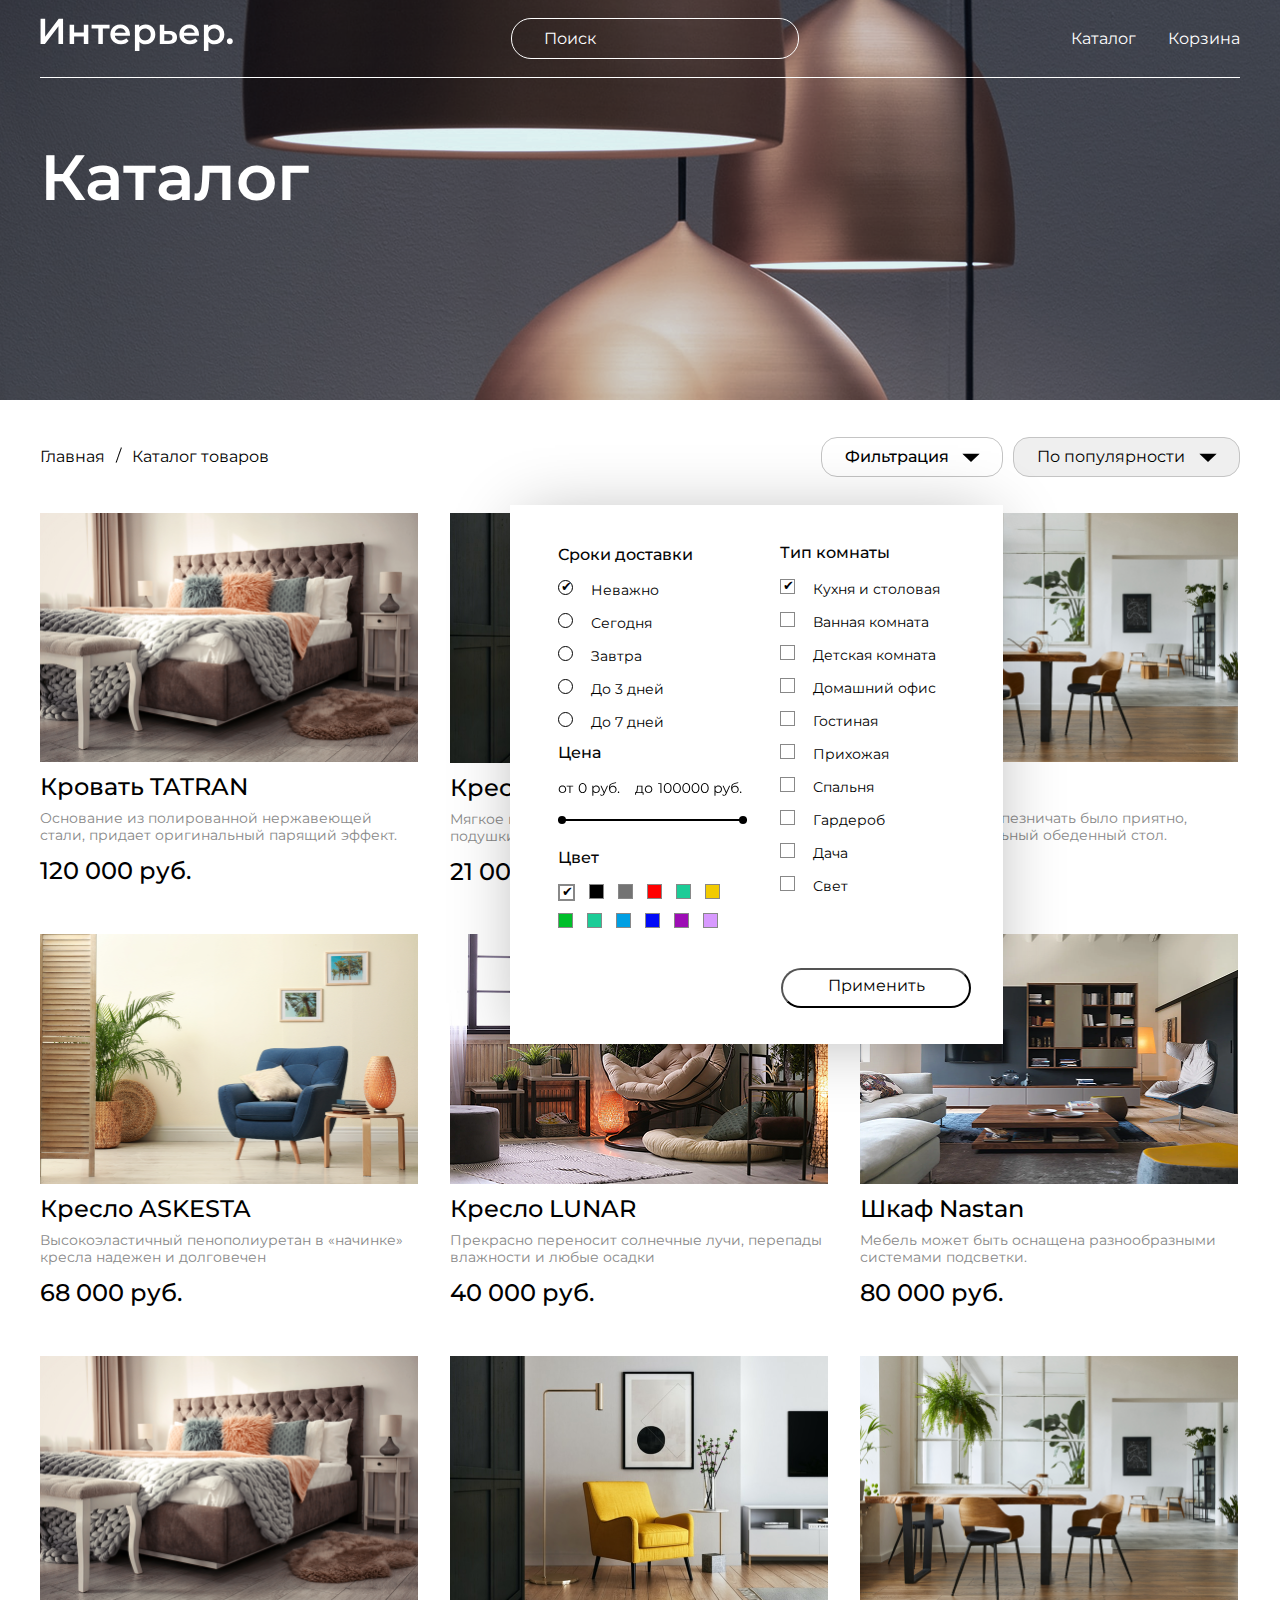
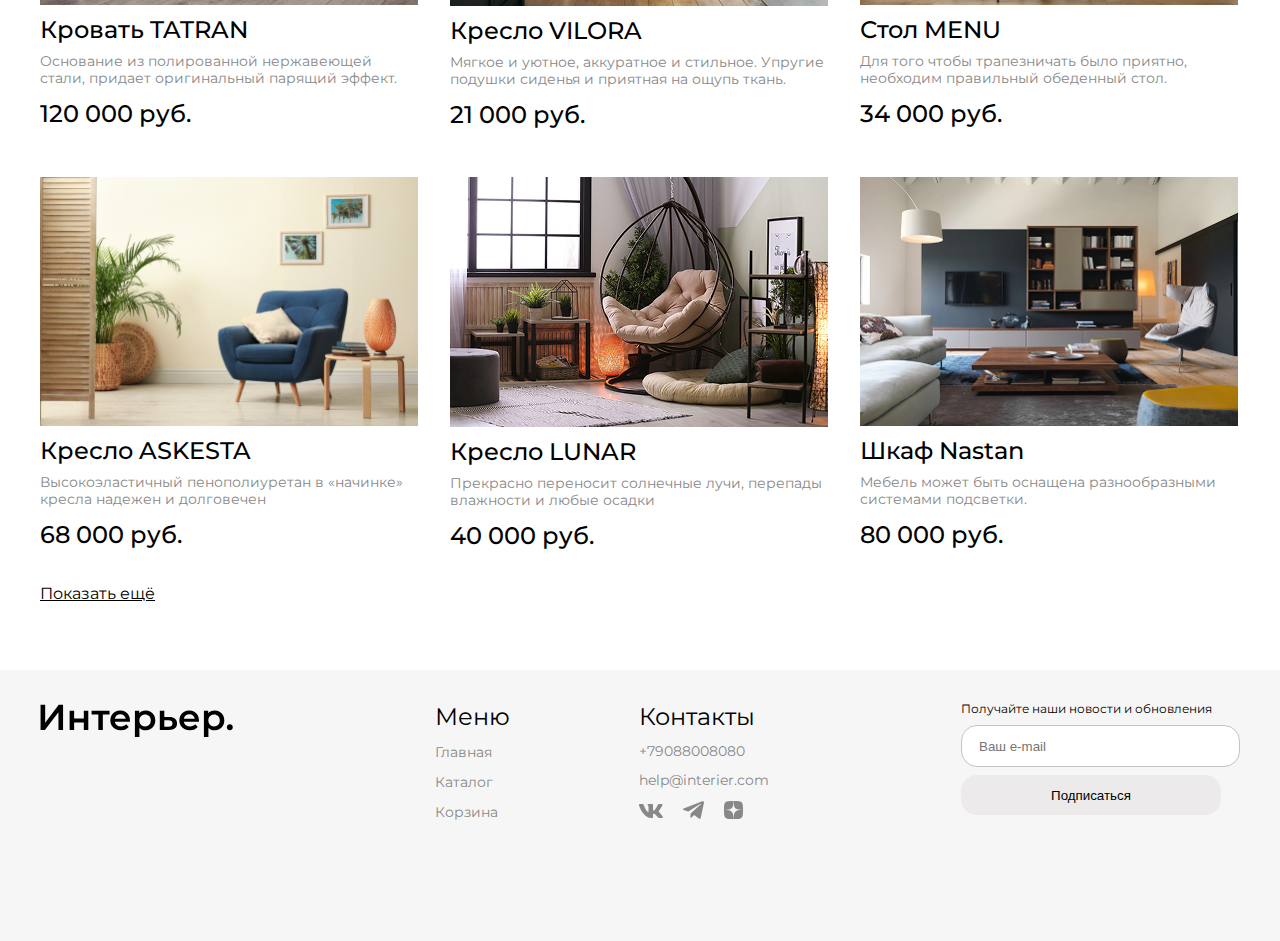
<file: catalog.html>
<!DOCTYPE html>
<html lang="en">
<head>
  <meta charset="UTF-8">
  <meta name="viewport" content="width=device-width,initial-scale=1.0">
  <title>Document</title>
  <link href="https://fonts.googleapis.com/css2?family=Montserrat:ital,wght@0,100..900;1,100..900&display=swap"
    rel="stylesheet">
  <link rel="stylesheet" href="./style.css">
</head>
<body>
    <div class="top center">
      <header class="header center">
            <a class="header__logo" href="index.html"><img class="logo__img" src="./img/logo.svg" alt="Интерьер."></a>
            <input placeholder="Поиск" class="header__input" type="text">
          <ul class="header__links">
            <li><a class="links" href="catalog.html">Каталог</a></li>
            <li><a class="links" href="backed.html">Корзина</a></li>
          </ul>
          <div class="menu__mob">
            <a href="Поиск"><svg width="20" height="19" viewBox="0 0 20 19" fill="none" xmlns="http://www.w3.org/2000/svg">
              <g clip-path="url(#clip0_310_627)">
              <path d="M5.7515 2.99141C4.59282 4.14838 3.91891 5.70363 3.86709 7.34023C3.81528 8.97682 4.38946 10.5716 5.47264 11.7995C6.55581 13.0275 8.06645 13.7962 9.69672 13.9491C11.2973 14.0991 12.8949 13.6444 14.1757 12.6766L17.5069 16.0085L17.5069 16.0085C17.5897 16.0914 17.6881 16.1571 17.7963 16.2019C17.9046 16.2468 18.0206 16.2698 18.1377 16.2698C18.2549 16.2698 18.3709 16.2468 18.4791 16.2019C18.5873 16.1571 18.6857 16.0914 18.7685 16.0085C18.8514 15.9257 18.9171 15.8274 18.9619 15.7191C19.0068 15.6109 19.0298 15.4949 19.0298 15.3777C19.0298 15.2606 19.0068 15.1446 18.9619 15.0363C18.9171 14.9281 18.8514 14.8298 18.7685 14.7469L18.7685 14.7469L15.4368 11.416C16.4021 10.135 16.8547 8.53846 16.7038 6.93943C16.5501 5.31054 15.7816 3.80139 14.5547 2.719C13.3277 1.63662 11.7345 1.06232 10.0992 1.11292C8.46381 1.16352 6.90917 1.83523 5.7515 2.99141ZM5.7515 2.99141L5.82216 3.06217L5.7515 2.99141ZM13.5895 4.25366C14.0271 4.68416 14.3751 5.19703 14.6135 5.76269C14.8518 6.32835 14.9758 6.93561 14.9783 7.54944C14.9808 8.16327 14.8618 8.77152 14.628 9.3391C14.3943 9.90669 14.0505 10.4224 13.6164 10.8564C13.1824 11.2905 12.6667 11.6343 12.0991 11.868C11.5315 12.1018 10.9233 12.2208 10.3094 12.2183C9.6956 12.2158 9.08834 12.0918 8.52268 11.8535C7.95702 11.6151 7.44415 11.2671 7.01365 10.8295C6.15334 9.95509 5.67341 8.77613 5.6784 7.54944C5.6834 6.32275 6.17291 5.14773 7.04032 4.28033C7.90772 3.41292 9.08274 2.92341 10.3094 2.91841C11.5361 2.91342 12.7151 3.39335 13.5895 4.25366Z" fill="white" stroke="white" stroke-width="0.2"/>
              </g>
              <defs>
              <clipPath id="clip0_310_627">
              <rect width="19" height="19" fill="white" transform="translate(0.800537)"/>
              </clipPath>
              </defs>
              </svg>
              </a>
            <a href="catalog.html"><svg width="20" height="21" viewBox="0 0 20 21" fill="none" xmlns="http://www.w3.org/2000/svg">
              <rect x="0.800537" y="0.900024" width="4.57143" height="4.57143" fill="white"/>
              <rect x="0.800537" y="8.21436" width="4.57143" height="4.57143" fill="white"/>
              <rect x="0.800537" y="15.5286" width="4.57143" height="4.57143" fill="white"/>
              <rect x="8.11401" y="8.21436" width="4.57143" height="4.57143" fill="white"/>
              <rect x="8.11401" y="15.5286" width="4.57143" height="4.57143" fill="white"/>
              <rect x="8.11401" y="0.900024" width="4.57143" height="4.57143" fill="white"/>
              <rect x="15.4285" y="8.21436" width="4.57143" height="4.57143" fill="white"/>
              <rect x="15.4285" y="15.5286" width="4.57143" height="4.57143" fill="white"/>
              <rect x="15.4285" y="0.900024" width="4.57143" height="4.57143" fill="white"/>
              </svg>
              </a>
            <a href="backed.html"><svg width="25" height="25" viewBox="0 0 25 25" fill="none" xmlns="http://www.w3.org/2000/svg">
              <path d="M14.5834 20.8333C15.1359 20.8333 15.6658 20.6138 16.0566 20.2231C16.4473 19.8324 16.6667 19.3025 16.6667 18.75C16.6667 18.1974 16.4473 17.6675 16.0566 17.2768C15.6658 16.8861 15.1359 16.6666 14.5834 16.6666C14.0309 16.6666 13.501 16.8861 13.1103 17.2768C12.7196 17.6675 12.5001 18.1974 12.5001 18.75C12.5001 19.3025 12.7196 19.8324 13.1103 20.2231C13.501 20.6138 14.0309 20.8333 14.5834 20.8333ZM7.29174 20.8333C7.84428 20.8333 8.37418 20.6138 8.76488 20.2231C9.15558 19.8324 9.37508 19.3025 9.37508 18.75C9.37508 18.1974 9.15558 17.6675 8.76488 17.2768C8.37418 16.8861 7.84428 16.6666 7.29174 16.6666C6.73921 16.6666 6.20931 16.8861 5.81861 17.2768C5.4279 17.6675 5.20841 18.1974 5.20841 18.75C5.20841 19.3025 5.4279 19.8324 5.81861 20.2231C6.20931 20.6138 6.73921 20.8333 7.29174 20.8333ZM20.873 6.16975C21.133 6.16136 21.3796 6.05217 21.5606 5.86525C21.7416 5.67834 21.8428 5.42836 21.8428 5.16819C21.8428 4.90801 21.7416 4.65804 21.5606 4.47112C21.3796 4.28421 21.133 4.17501 20.873 4.16663H19.674C18.7345 4.16663 17.922 4.81871 17.7178 5.73538L16.4126 11.6125C16.2084 12.5291 15.3959 13.1812 14.4563 13.1812H6.63133L5.12924 7.17079H14.8636C15.1212 7.15904 15.3644 7.04844 15.5425 6.86199C15.7206 6.67555 15.82 6.42761 15.82 6.16975C15.82 5.91189 15.7206 5.66395 15.5425 5.47751C15.3644 5.29106 15.1212 5.18046 14.8636 5.16871H5.12924C4.82473 5.16862 4.5242 5.23796 4.25051 5.37145C3.97682 5.50495 3.73716 5.69909 3.54976 5.93911C3.36236 6.17913 3.23215 6.45872 3.16903 6.75662C3.10591 7.05452 3.11154 7.36289 3.1855 7.65829L4.68758 13.6666C4.79586 14.1002 5.046 14.485 5.39821 14.7601C5.75042 15.0351 6.18447 15.1844 6.63133 15.1843H14.4563C15.368 15.1845 16.2524 14.8736 16.9636 14.3032C17.6748 13.7327 18.1701 12.9368 18.3678 12.0468L19.674 6.16975H20.873Z" fill="white"/>
              </svg>
              </a>
          </div>
      </header>
        <h1 class="top__title">Каталог</h1>
    </div>
    <div class="top__navigation center">
        <ul class="option ">
          <li><a class="option__links" href="index.html">Главная</a></li>
          <li><img src="./img/slash.png" alt="slash"></li>
          <li><a class="option__links" href="catalog.html">Каталог товаров</a></li>
        </ul>
      <div class="scan">
      <div class="filter ">
        <button class="filter-button">Фильтрация</button>
      <div class="boxs">
        <form class="boxs__form" action="#" method="get">
        <div class="boxs__form_filter">
            <fieldset class="boxs__form_fieldset">
              <legend class="filter__form_legend">Сроки доставки</legend>
              <div class="filter__radio">
              <div class="radio">
                  <input type="radio" id="any" name="delivery-time" checked >
                  <label class="radio__label" for="any">Неважно</label>
              </div>
              <div class="radio">
                  <input type="radio" id="today" name="delivery-time" >
                  <label class="radio__label" for="today">Сегодня</label>
              </div>
              <div class="radio">
                  <input type="radio" id="tomorow" name="delivery-time" >
                  <label class="radio__label" for="tomorow">Завтра</label>
              </div>
              <div class="radio">
                  <input type="radio" id="day" name="delivery-time" >
                  <label class="radio__label" for="day">До 3 дней</label>
              </div>
              <div class="radio">
                  <input type="radio" id="days" name="delivery-time" >
                  <label class="radio__label" for="days">До 7 дней</label>
              </div>
              </div>
            </fieldset>
            <fieldset class="filter__price_fieldset">
              <legend class="filter__price_legend">Цена</legend>
              <p class="filter__prices"></p>
            <div class="range">
                <label class="range__label"></label>
            <div class="range__container">
                <input class="range__input" type="range" name="range-1" min="1" max="100000" value="1"/>
                <input class="range__input" type="range" name="range-2"  min="1" max="100000" value="100000"/>
            </div>
            </div>
            </fieldset>
            <fieldset class="filter__colors_fieldset">
              <legend class="filter__colors_legend">Цвет</legend>
              <div class="filter__form_color">
              <div class="checkbox__white">
                  <input type="checkbox" id="checkbox-white" name="color" checked >
                  <label class="checkbox__label" for="checkbox-white"></label>
              </div>
              <div class="checkbox__black">
                  <input type="checkbox" id="checkbox-black checkmark" name="color">
                  <label class="checkbox__label"  for="checkbox-black checkmark"></label>
              </div>
              <div class="checkbox__grey">
                  <input type="checkbox" id="checkbox-grey" name="color">
                  <label class="checkbox__label" for="checkbox-grey"></label>
              </div>
              <div class="checkbox__red">
                  <input type="checkbox" id="checkbox-red" name="color">
                  <label class="checkbox__label" for="checkbox-red"></label>
              </div>
              <div class="checkbox__green">
                  <input type="checkbox" id="checkbox-green" name="color">
                  <label class="checkbox__label" for="checkbox-green"></label>
              </div>
              <div class="checkbox__yellow">
                  <input type="checkbox" id="checkbox-yellow" name="color">
                  <label class="checkbox__label" for="checkbox-yellow"></label>
              </div>
            </div>
            <div class="filter__form_colors">
              <div class="checkbox__greens">
                  <input type="checkbox" id="checkbox-greens" name="color">
                  <label class="checkbox__label" for="checkbox-greens"></label>
              </div>
             
              <div class="checkbox__tur">
                  <input type="checkbox" id="checkbo-tur" name="color">
                  <label class="checkbox__label" for="checkbox-tur"></label>
              </div>
              <div class="checkbox__blue">
                  <input type="checkbox" id="checkbox" name="color">
                  <label class="checkbox__label" for="checkbox-blue"></label>
              </div>
              <div class="checkbox__dark">
                  <input type="checkbox" id="checkbox-dark" name="color">
                  <label class="checkbox__label" for="checkbox-dark"></label>
              </div>
              <div class="checkbox__violet">
                  <input type="checkbox" id="checkbox-violet" name="color">
                  <label class="checkbox__label" for="checkbox-violet"></label>
              </div>
              <div class="checkbox__lilac">
                  <input type="checkbox" id="checkbox-lilac" name="color">
                  <label class="checkbox__label" for="checkbox-lilac"></label>
              </div>
              </div>
              </fieldset>
        </div>
            <fieldset class="filter__form_fieldset">
              <div class="filter__form_room">
              <legend class="filter__room_legend">Тип комнаты</legend>
                <div class="checkbox">
            <input type="checkbox" id="kitchen" name="room" checked >
            <label class="checkbox__label" for="kitchen">Кухня и столовая</label>
          </div>
          <div class="checkbox">
            <input type="checkbox" id="bathroom" name="room">
            <label class="checkbox__label" for="bathroom">Ванная комната</label>
          </div>
          <div class="checkbox">
            <input type="checkbox" id="kidsroom" name="room">
            <label class="checkbox__label" for="kidsroom">Детская комната</label>
          </div>
          <div class="checkbox">
            <input type="checkbox" id="office" name="room">
            <label class="checkbox__label" for="office">Домашний офис</label>
          </div>
          <div class="checkbox">
          <input type="checkbox" id="livroom" name="room">
           <label class="checkbox__label" for="livroom">Гостиная</label>
          </div>
          <div class="checkbox">
            <input type="checkbox" id="hall" name="room">
            <label class="checkbox__label" for="hall">Прихожая</label>
          </div>
          <div class="checkbox">
            <input type="checkbox" id="bedroom" name="room">
            <label class="checkbox__label" for="bedroom">Спальня</label>
          </div>
          <div class="checkbox">
            <input type="checkbox" id="wardrobe" name="room">
            <label class="checkbox__label" for="wardrobe">Гардероб</label>
          </div>
          <div class="checkbox">
            <input type="checkbox" id="dacha" name="room">
            <label class="checkbox__label" for="dacha">Дача</label>
          </div>
          <div class="checkbox">
            <input type="checkbox" id="light" name="room">
            <label class="checkbox__label" for="light">Свет</label>
          </div>
          </div>
            </fieldset>
        </form>
          <div class="filter__button">
          <a href="catalog.html" class="filter__button_apply">
          <button class="filter__button_apply" type="submit">Применить</button></a>
          </div>
      </div>
      </div>
          <select class="filter-button filter-button__pop">
          <option class="pop">По популярности</option>
          </select>
      </div>
    </div>
    <div class="product__content center">
      <div class="product">
            <img src="./img/4.png" alt="Кровать" class="product__img">
            <a class="product__name" href="product.html"> Кровать TATRAN</a>
          <div class="product__description">Основание из полированной нержавеющей стали,
      придает оригинальный парящий эффект.</div>
          <div class="product__box_price">
          <div class="product__price">120 000 руб.</div>
          </div>
      </div>
      <div class="product">
            <img src="./img/5.png" alt="Кресло" class="product__img">
            <a class="product__name" href="product.html">Кресло VILORA</a>
          <div class="product__description">Мягкое и уютное, аккуратное и стильное.
      Упругие подушки сиденья и приятная на ощупь ткань. </div>
          <div class="product__box_price">
          <div class="product__price">21 000 руб.</div>
          </div>
      </div>
      <div class="product">
            <img src="./img/6.png" alt="Стол" class="product__img">
            <a class="product__name" href="product.html">Стол MENU</a>
          <div class="product__description">Для того чтобы трапезничать было приятно,
      необходим правильный обеденный стол.</div>
          <div class="product__box_price">
          <div class="product__price">34 000 руб.</div>
          </div>
      </div>
      <div class="product">
            <img src="./img/7.png" alt="Кресло" class="product__img">
            <a class="product__name" href="product.html">Кресло ASKESTA</a>
          <div class="product__description">Высокоэластичный пенополиуретан в «начинке»
      кресла надежен и долговечен</div>
          <div class="product__box_price">
          <div class="product__price">68 000 руб.</div>
          </div>
      </div>
      <div class="product">
            <img src="./img/10.png" alt="Стол" class="product__img">
            <a class="product__name" href="product.html">Кресло LUNAR</a>
          <div class="product__description">Прекрасно переносит солнечные лучи,
      перепады влажности и любые осадки</div>
          <div class="product__box_price">
          <div class="product__price">40 000 руб.</div>
          </div>
      </div>
      <div class="product">
          <img src="./img/11.png" alt="Диван" class="product__img">
          <a class="product__name" href="product.html">Шкаф Nastan</a>
        <div class="product__description"> Мебель может быть оснащена
      разнообразными системами подсветки.</div>
        <div class="product__box_price">
        <div class="product__price">80 000 руб.</div>
        </div>
      </div>
      <div class="product">
          <img src="./img/4.png" alt="Кровать" class="product__img">
          <a class="product__name" href="product.html"> Кровать TATRAN</a>
        <div class="product__description">Основание из полированной нержавеющей стали,
      придает оригинальный парящий эффект.</div>
        <div class="product__box_price">
        <div class="product__price">120 000 руб.</div>
        </div>
      </div>
      <div class="product">
          <img src="./img/5.png" alt="Кресло" class="product__img">
          <a class="product__name" href="product.html">Кресло VILORA</a>
        <div class="product__description">Мягкое и уютное, аккуратное и стильное.
      Упругие подушки сиденья и приятная на ощупь ткань. </div>
        <div class="product__box_price">
        <div class="product__price">21 000 руб.</div>
        </div>
      </div>
      <div class="product">
          <img src="./img/6.png" alt="Стол" class="product__img">
          <a class="product__name" href="product.html">Стол MENU</a>
        <div class="product__description">Для того чтобы трапезничать было приятно,
      необходим правильный обеденный стол.</div>
        <div class="product__box_price">
        <div class="product__price">34 000 руб.</div>
        </div>
      </div>
      <div class="product">
          <img src="./img/7.png" alt="Кресло" class="product__img">
          <a class="product__name" href="product.html">Кресло ASKESTA</a>
        <div class="product__description">Высокоэластичный пенополиуретан в «начинке»
      кресла надежен и долговечен</div>
        <div class="product__box_price">
        <div class="product__price">68 000 руб.</div>
        </div>
      </div>
      <div class="product">
          <img src="./img/10.png" alt="Кресло" class="product__img">
          <a class="product__name" href="product.html">Кресло LUNAR </a>
        <div class="product__description">Прекрасно переносит солнечные лучи,
      перепады влажности и любые осадки</div>
        <div class="product__box_price">
        <div class="product__price">40 000 руб.</div>
        </div>
      </div>
      <div class="product">
          <img src="./img/11.png" alt="Диван" class="product__img">
          <a class="product__name" href="product.html">Шкаф Nastan </a>
        <div class="product__description">Мебель может быть оснащена
      разнообразными системами подсветки. </div>
        <div class="product__box_price">
        <div class="product__price">80 000 руб.</div>
        </div>
      </div>
    </div>
      <nav class="box__show center">
          <a href="catalog.html" class="box__show_linki">Показать ещё</a>
      </nav>
    <footer class="footer center">
          <a href="index.html" class="footer__logo"><img src="./img/Интерьер..svg" alt="logo"></a>
    <div class="footer__content">
    <div class="footer__information">
      <nav class="footer__item">
      <h4 class="information__title">Меню</h4>
      <div class="footer__list">
          <a class="footer__link" href="index.html">Главная</a>
          <a class="footer__link" href="catalog.html">Каталог</a>
          <a class="footer__link" href="backed.html">Корзина</a>
      </div>
      </nav>
      <nav class="footer__item">
      <div class="footer__item">
      <h4 class="information__title">Контакты</h4>
          <a class="namber" href="namber.html">+79088008080</a>
          <a class="email" href="email.html">help@interier.com</a>
      </div>
      <div class="footer__icons">
          <a href="#"><svg width="24" height="14" viewBox="0 0 24 14" fill="none" xmlns="http://www.w3.org/2000/svg">
              <path fill-rule="evenodd" clip-rule="evenodd"
                d="M23.45 0.948C23.616 0.402 23.45 0 22.655 0H20.03C19.362 0 19.054 0.347 18.887 0.73C18.887 0.73 17.552 3.926 15.661 6.002C15.049 6.604 14.771 6.795 14.437 6.795C14.27 6.795 14.019 6.604 14.019 6.057V0.948C14.019 0.292 13.835 0 13.279 0H9.151C8.734 0 8.483 0.304 8.483 0.593C8.483 1.214 9.429 1.358 9.526 3.106V6.904C9.526 7.737 9.373 7.888 9.039 7.888C8.149 7.888 5.984 4.677 4.699 1.003C4.45 0.288 4.198 0 3.527 0H0.9C0.15 0 0 0.347 0 0.73C0 1.412 0.89 4.8 4.145 9.281C6.315 12.341 9.37 14 12.153 14C13.822 14 14.028 13.632 14.028 12.997V10.684C14.028 9.947 14.186 9.8 14.715 9.8C15.105 9.8 15.772 9.992 17.33 11.467C19.11 13.216 19.403 14 20.405 14H23.03C23.78 14 24.156 13.632 23.94 12.904C23.702 12.18 22.852 11.129 21.725 9.882C21.113 9.172 20.195 8.407 19.916 8.024C19.527 7.533 19.638 7.314 19.916 6.877C19.916 6.877 23.116 2.451 23.449 0.948H23.45Z"
                fill="#888888" />
            </svg></a>
          <a href="#"><svg width="21" height="18" viewBox="0 0 21 18" fill="none" xmlns="http://www.w3.org/2000/svg">
              <path
                d="M19.2957 0.363004L0.690684 7.57461C-0.0580144 7.91045 -0.311245 8.58298 0.509724 8.94798L5.28271 10.4727L16.8232 3.30353C17.4533 2.85347 18.0984 2.97348 17.5433 3.46858L7.63159 12.4893L7.32024 16.3069C7.60862 16.8964 8.13666 16.8991 8.47348 16.6061L11.2157 13.998L15.9122 17.533C17.003 18.1821 17.5965 17.7632 17.8312 16.5735L20.9117 1.91163C21.2315 0.447168 20.6861 -0.19809 19.2957 0.363004Z"
                fill="#888888" />
            </svg>
          </a>
          <a href="#"><svg width="19" height="18" viewBox="0 0 19 18" fill="none" xmlns="http://www.w3.org/2000/svg">
              <path
                d="M11.3326 10.7357C9.83979 12.195 9.73122 14.0143 9.60229 18C13.5244 18 16.2319 17.9871 17.6298 16.7014C18.9869 15.3771 19.0005 12.69 19.0005 9.09643C14.7934 9.225 12.873 9.32143 11.3326 10.7357ZM0.00050354 9.09643C0.00050354 12.69 0.014075 15.3771 1.37122 16.7014C2.76907 17.9871 5.47657 18 9.39872 18C9.263 14.0143 9.16122 12.195 7.66836 10.7357C6.128 9.32143 4.20765 9.21857 0.00050354 9.09643ZM9.39872 0C5.48336 0 2.76907 0.0128571 1.37122 1.29857C0.014075 2.62286 0.00050354 5.31 0.00050354 8.90357C4.20765 8.775 6.128 8.67857 7.66836 7.26429C9.16122 5.805 9.26979 3.98571 9.39872 0ZM11.3326 7.26429C9.83979 5.805 9.73122 3.98571 9.60229 0C13.5244 0 16.2319 0.0128571 17.6298 1.29857C18.9869 2.62286 19.0005 5.31 19.0005 8.90357C14.7934 8.775 12.873 8.67857 11.3326 7.26429Z"
                fill="#888888" />
            </svg>
          </a>
      </div>
      </nav>
      </div>
   
      <form class="footer__form" action="#">
      <div class="footer__form footer__item">
        <p class="receive">Получайте наши новости и обновления </p>
        <input placeholder="Ваш e-mail" class="enter" type="text">
        <button class="subscribe">Подписаться</button>
      </div>
      </form>
    </div>
    </footer>
</body>
</html>
</file>
<file: style.css>
@charset "UTF-8";
* {
  margin: 0;
  padding: 0;
}

.center {
  padding-left: calc(50% - 600px);
  padding-right: calc(50% - 600px);
}

body {
  font-family: "Montserrat", sans-serif;
}

a {
  text-decoration: none;
  font-family: inherit;
}

button {
  background-color: transparent;
  width: 163px;
}

.logo {
  font-family: "Montserrat";
  font-weight: 198px;
  height: 44px;
  font-weight: 600;
  font-size: 36px;
  line-height: 44px;
  background: rgb(255, 255, 255);
}

.header__input::-moz-placeholder {
  color: rgb(255, 255, 255);
}

.header__input::placeholder {
  color: rgb(255, 255, 255);
}

.menu__mob {
  display: none;
}

.top__title {
  font-weight: 600;
  font-style: normal;
  font-size: 64px;
  line-height: 70px;
  color: white;
  margin-top: 63px;
  margin-bottom: 16px;
  width: 792px;
  font-family: "Montserrat";
}

.product__img {
  width: 100%;
}

a.linki {
  font-weight: 400;
  font-size: 16px;
  line-height: 24px;
  text-decoration: underline;
  text-decoration-style: solid;
  font-family: inherit;
}

.footer__link:hover {
  text-decoration: underline;
}

.contacte {
  height: 207px;
}

.link:hover {
  text-decoration: none;
  font-family: inherit;
}

ul, li {
  text-decoration-line: none;
}

.list-style {
  display: flex;
  gap: 12px;
  flex-direction: column;
  text-decoration-line: none;
  list-style: none;
}

.head {
  font-weight: 400;
  font-size: 14px;
  line-height: 17px;
  color: #888888;
  text-decoration-line: none;
  height: 17px;
}

.catalog {
  font-weight: 400;
  font-size: 14px;
  line-height: 17px;
  color: #888888;
  text-decoration: none;
  height: 17px;
  font-family: inherit;
}

.backed {
  font-weight: 400;
  font-size: 14px;
  line-height: 17px;
  color: #888888;
  text-decoration: none;
  height: 17px;
  font-family: inherit;
}

.namber:hover {
  text-decoration: underline;
}

.email:hover {
  text-decoration: underline;
}

.emails {
  background: rgb(196, 196, 196);
  font-weight: 400;
  font-size: 12px;
  line-height: 15px;
  font-family: inherit;
}

.button {
  display: flex;
  gap: 13px;
  font-weight: 400;
  font-size: 12px;
  line-height: 14.63px;
  border: none;
  color: #000;
  font-family: inherit;
}

* {
  margin: 0;
  padding: 0;
}

.center {
  padding-left: calc(50% - 600px);
  padding-right: calc(50% - 600px);
}

body {
  font-family: "Montserrat", sans-serif;
}

a {
  text-decoration: none;
}

.top__head {
  height: 735px;
  background-image: url(./img/head.jpg);
  background-repeat: no-repeat;
  background-position: center;
  background-size: cover;
}
.top__text {
  font-style: normal;
  font-size: 24px;
  line-height: 32px;
  color: #FFFFFF;
  margin-bottom: 16px;
  font-family: "Montserrat";
  font-weight: 400;
}
.top__title {
  font-weight: 600;
  font-style: normal;
  font-size: 64px;
  line-height: 70px;
  color: white;
  margin-top: 64px;
  margin-bottom: 16px;
  font-family: "Montserrat";
}

.header {
  padding-top: 16px;
  padding-bottom: 17px;
  display: flex;
  justify-content: space-between;
  align-items: center;
  border-bottom: 0.5px solid #FFFFFF;
}
.header__logo {
  width: 198px;
  height: 44px;
  font-weight: 600;
  font-size: 36px;
  line-height: 44px;
  color: #FFFFFF;
  font-family: inherit;
}
.header__links {
  display: flex;
  gap: 32px;
  flex-direction: row;
  align-items: center;
  justify-content: space-between;
}
.header__input::-moz-placeholder {
  color: white;
}
.header__input::placeholder {
  color: white;
}

.linki {
  font-style: normal;
  font-size: 16px;
  line-height: 24px;
  color: #FFFFFF;
  font-family: inherit;
  font-weight: 400;
  -webkit-text-decoration: line;
          text-decoration: line;
}

.for {
  margin-top: 32px;
  display: grid;
  gap: 32px;
  grid-template-columns: repeat(12, 1fr);
}
.for__box {
  padding-top: 64px;
}
.for__item {
  display: grid;
  justify-content: center;
  align-items: center;
  height: 415px;
  grid-column: span 4;
  font-weight: 600;
  font-size: 34px;
  line-height: 41px;
  text-align: center;
  color: #FFFFFF;
  font-style: normal;
  font-family: "Montserrat";
}
.for__item_big {
  grid-column: span 6;
}
.for__item_1 {
  background-image: url(./img/for-1.jpg);
}
.for__item_2 {
  background-image: url(./img/for-2.jpg);
}
.for__item_3 {
  background-image: url(./img/for-3.jpg);
}
.for__item_4 {
  background-image: url(./img/for-4.jpg);
}
.for__item_5 {
  background-image: url(./img/for-5.jpg);
}

.product {
  display: flex;
  flex-direction: column;
  max-width: 378px;
}
.product__box {
  padding-top: 64px;
}
.product__content {
  row-gap: 48px;
  flex-wrap: wrap;
  display: flex;
  margin-top: 32px;
  -moz-column-gap: 32px;
       column-gap: 32px;
}
.product__img {
  width: 100%;
}
.product__price {
  font-weight: 500;
  font-size: 24px;
  line-height: 29.26px;
  font-family: "Montserrat";
}
.product__price_old {
  color: #888888;
  text-decoration: line-through;
  font-family: "Montserrat";
}
.product__name {
  margin-top: 10px;
  margin-bottom: 9px;
  font-style: normal;
  font-weight: 500;
  font-size: 24px;
  line-height: 29px;
  color: rgb(0, 0, 0);
  text-decoration: none;
  font-family: "Montserrat";
}
.product__description {
  margin-bottom: 12px;
  font-family: "Montserrat";
  font-style: normal;
  font-size: 14px;
  line-height: 17px;
  color: rgb(136, 136, 136);
  font-weight: 400;
}
.product__box_price {
  display: flex;
  gap: 32px;
}

a.linki {
  margin: 10px;
  font-weight: 400;
  font-size: 16px;
  line-height: 24px;
  text-decoration: underline;
  text-decoration-style: solid;
  font-family: inherit;
}

.box__catalog {
  margin-top: 32px;
  margin-bottom: 64px;
}
.box__catalog_linki {
  font-style: normal;
  font-weight: normal;
  font-size: 16px;
  line-height: 24px;
  color: #000;
  text-decoration: underline;
  margin-left: 9px;
  font-family: inherit;
  font-weight: 400;
}

.footer {
  display: flex;
  justify-content: space-between;
  background: rgb(247, 246, 246);
  flex-wrap: wrap;
  padding-bottom: 64px;
}
.footer__content {
  gap: 192px;
  display: flex;
  justify-content: center;
  flex-wrap: wrap;
  margin-top: 32px;
}
.footer__logo {
  font-family: inherit;
  font-weight: 600;
  font-size: 36px;
  color: #000;
  margin-top: 32px;
  margin-bottom: 131px;
}
.footer__information {
  display: flex;
  gap: 129px;
  justify-content: center;
}
.footer__item {
  display: flex;
  flex-direction: column;
  gap: 12px;
  text-decoration-line: none;
}
.footer__link {
  color: rgb(136, 136, 136);
  font-weight: 400;
  font-size: 14px;
  text-decoration: none;
  font-family: inherit;
}
.footer__link:hover {
  text-decoration: underline;
}
.footer__icons {
  display: flex;
  align-items: center;
  gap: 20px;
}
.footer__form {
  min-width: 260px;
  height: 111px;
  border-width: 1px;
  border-radius: 16px;
  display: flex;
  gap: 8px;
  justify-content: space-around;
}
.footer__list {
  display: flex;
  gap: 12px;
  flex-direction: column;
  text-decoration-line: none;
  list-style: none;
}

.information__title {
  font-weight: 400;
  font-size: 24px;
  color: #000000;
  font-family: "Montserrat";
}

.contacte {
  width: 1440px;
  height: 207px;
}

.link:hover {
  text-decoration: none;
  font-family: inherit;
}

.ul, li {
  list-style: none;
  text-decoration-line: none;
}

.head {
  font-weight: 400;
  font-size: 14px;
  line-height: 17px;
  color: #888888;
  text-decoration-line: none;
  height: 17px;
  font-family: inherit;
}

.catalog {
  font-weight: 400;
  font-size: 14px;
  line-height: 17px;
  color: #888888;
  text-decoration: none;
  height: 17px;
  font-family: inherit;
}

.backed {
  font-weight: 400;
  font-size: 14px;
  line-height: 17px;
  color: #888888;
  text-decoration: none;
  height: 17px;
  font-family: inherit;
}

.namber {
  font-weight: 400;
  font-size: 14px;
  line-height: 17px;
  color: #888888;
  text-decoration-line: none;
  font-family: inherit;
}

.namber:hover {
  text-decoration: underline;
}

.email {
  font-weight: 400;
  font-size: 14px;
  color: rgb(136, 136, 136);
  line-height: 17px;
  text-decoration-line: none;
  font-family: inherit;
}

.email:hover {
  text-decoration: underline;
}

.text {
  background: rgb(196, 196, 196);
  font-weight: 400;
  font-size: 12px;
  line-height: 15px;
  font-family: "Montserrat";
}

.receive {
  font-weight: 400;
  color: #000;
  font-size: 12px;
  line-height: 14px;
  min-width: 251px;
  min-height: 15px;
  font-family: "Montserrat";
}

.enter {
  display: flex;
  gap: 8px;
  border-radius: 16px;
  border: 1px solid #C4C4C4;
  min-width: 260px;
  min-height: 40px;
  padding-left: 17px;
}

.subscribe {
  display: flex;
  justify-content: center;
  gap: 12px;
  border-radius: 16px;
  border: 1px;
  background: rgba(222, 215, 215, 0.4117647059);
  min-width: 260px;
  min-height: 40px;
  align-items: center;
}

.button {
  display: flex;
  gap: 13px;
  font-weight: 400;
  font-size: 12px;
  line-height: 14.63px;
  border: none;
  color: #000;
  font-family: "Montserrat";
}

* {
  margin: 0;
  padding: 0;
}

.center {
  padding-left: calc(50% - 600px);
  padding-right: calc(50% - 600px);
}

body {
  font-family: "Montserrat", sans-serif;
}

a {
  text-decoration: none;
  font-family: inherit;
}

.top {
  height: 400px;
  background-image: url(./img/logocat.png);
  background-repeat: no-repeat;
  background-position: center;
  background-size: cover;
}
.top__navigation {
  display: flex;
  justify-content: space-between;
  gap: 64px;
  margin-top: 37px;
  margin-bottom: 36px;
  align-items: center;
}

.logo {
  font-weight: 198px;
  height: 44px;
  font-weight: 600;
  font-size: 36px;
  line-height: 44px;
  background: rgb(255, 255, 255);
}

.header__input::-moz-placeholder {
  color: rgb(255, 255, 255);
}

.header__input::placeholder {
  color: rgb(255, 255, 255);
}

.option {
  align-items: center;
  display: flex;
  gap: 10px;
  padding: 0;
}
.option__links {
  font-weight: 400;
  font-size: 16px;
  line-height: 32px;
  color: #000;
  text-decoration: none;
  font-family: "Montserrat";
}

.scan {
  display: flex;
  gap: 10px;
}

.filter {
  position: relative;
  background-color: transparent;
  border-radius: 1px;
  color: #C4C4C4;
}

.filter-button {
  width: 182px;
  height: 40px;
  border-radius: 16px;
  -webkit-appearance: none;
     -moz-appearance: none;
          appearance: none;
  font-weight: 500;
  font-size: 16px;
  line-height: 19.5px;
  padding-left: 23px;
  padding-top: 9px;
  padding-right: 54px;
  padding-bottom: 11px;
  color: #000;
  background-image: url(./img/delta.svg);
  background-repeat: no-repeat;
  background-position: center right 22px;
  font-family: "Montserrat";
  border: 1px solid #C4C4C4;
}

.filter-button:hover + .boxs,
.boxs:hover {
  display: block;
}

.boxs {
  margin-top: 14px;
  padding-top: 40px;
  padding-left: 48px;
  background-color: #FFFFFF;
  box-shadow: 0px 4px 67px -12px rgba(0, 0, 0, 0.3215686275);
  padding-bottom: 40px;
  top: calc(100% + 14px);
  right: 0;
  position: absolute;
}
.boxs__form {
  display: flex;
  align-items: start;
  flex-direction: row;
  gap: 32px;
  margin-bottom: 36px;
}
.boxs__form_filter {
  border-style: none;
}
.boxs__form_fieldset {
  border-style: none;
}

.filter__form_legend {
  font-family: "Montserrat";
  font-weight: 500;
  font-size: 16px;
  vertical-align: middle;
  color: #050505;
  margin-bottom: 16px;
}

.filter__radio {
  display: flex;
  flex-direction: column;
  gap: 14px;
  margin-bottom: 14px;
}

#any {
  -webkit-appearance: none;
     -moz-appearance: none;
          appearance: none;
  background-color: #FFFFFF;
  width: 15px;
  height: 15px;
  border-radius: 60px;
  border: 1px solid #000;
  position: relative;
}

#any:checked::before {
  position: absolute;
  content: "✔";
  transform: translateY(-50%);
  left: 2px;
  top: 40%;
  color: inherit;
}

#today {
  -webkit-appearance: none;
     -moz-appearance: none;
          appearance: none;
  background-color: #FFFFFF;
  width: 15px;
  height: 15px;
  border-radius: 60px;
  border: 1px solid #000;
  position: relative;
}

#today:checked::before {
  position: absolute;
  content: "✔";
  transform: translateY(-50%);
  left: 2px;
  top: 40%;
  color: inherit;
}

#tomorow {
  -webkit-appearance: none;
     -moz-appearance: none;
          appearance: none;
  background-color: #FFFFFF;
  width: 15px;
  height: 15px;
  border-radius: 60px;
  border: 1px solid #000;
  position: relative;
}

#tomorow:checked::before {
  position: absolute;
  content: "✔";
  transform: translateY(-50%);
  left: 2px;
  top: 40%;
  color: inherit;
}

#day {
  -webkit-appearance: none;
     -moz-appearance: none;
          appearance: none;
  background-color: #FFFFFF;
  width: 15px;
  height: 15px;
  border-radius: 60px;
  border: 1px solid #000;
  position: relative;
}

#day:checked::before {
  position: absolute;
  content: "✔";
  transform: translateY(-50%);
  left: 2px;
  top: 40%;
  color: inherit;
}

#days {
  -webkit-appearance: none;
     -moz-appearance: none;
          appearance: none;
  background-color: #FFFFFF;
  width: 15px;
  height: 15px;
  border-radius: 60px;
  border: 1px solid #000;
  position: relative;
}

#days:checked::before {
  position: absolute;
  content: "✔";
  transform: translateY(-50%);
  left: 2px;
  top: 40%;
  color: inherit;
}

.radio__label {
  font-family: "Montserrat";
  font-weight: 400;
  font-size: 14px;
  line-height: 100%;
  color: #000;
  margin-left: 14px;
  cursor: pointer;
}

.filter__price_fieldset {
  border-style: none;
  width: 190px;
  height: 73px;
  margin-bottom: 32px;
}

.filter__price_legend {
  width: 44px;
  height: 20px;
  font-family: "Montserrat";
  font-weight: 500;
  font-size: 16px;
  line-height: 100%;
  vertical-align: middle;
  margin-top: 32px;
  color: #050505;
  margin-bottom: 14px;
}

.filter__prices {
  display: flex;
  gap: 14px;
  width: 185px;
  height: 17px;
  color: #000;
  margin-bottom: 14px;
  font-family: "Montserrat";
  background-image: url(./img/price.svg);
}

.range {
  display: flex;
  flex-direction: column;
  gap: 14px;
}
.range__input {
  -webkit-appearance: none;
     -moz-appearance: none;
          appearance: none;
  width: 189px;
  height: 2px;
  border-radius: 5px;
  cursor: pointer;
}
.range__input, .range__input::-webkit-slider-runnable-track, .range__input::-webkit-slider-thumb {
  -webkit-appearance: none;
  background: none;
}
.range input[type=range]::-moz-range-track {
  background: #000;
  position: absolute;
}
.range__input::-webkit-slider-thumb {
  width: 8px;
  height: 8px;
  background: #000;
  border-radius: 50%;
  position: relative;
  margin-top: -4px;
  border: 1 px solid #000;
  border-radius: 25px;
  cursor: pointer;
  z-index: 1;
  margin-bottom: -4px;
}
.range__input::-webkit-slider-thumb:active {
  cursor: grabbing;
}
.range__input::nth-child(1)::-webkit-slider-thumb {
  z-index: 2;
}
.range__container {
  font-size: 14px;
  height: 2px;
  width: 189px;
  position: relative;
  display: inline-block;
  margin-top: -5px;
  background-color: #000;
}
.range__container input {
  position: absolute;
}

.filter__form_color {
  display: flex;
  width: 189px;
  height: 15px;
  gap: 14px;
}
.filter__form_colors {
  display: flex;
  width: 189px;
  height: 15px;
  margin-top: 14px;
  gap: 14px;
}
.filter__colors_legend {
  width: 41px;
  height: 20px;
  font-family: "Montserrat";
  font-weight: 500;
  font-size: 16px;
  line-height: 100%;
  vertical-align: middle;
  color: #050505;
  margin-bottom: 14px;
  margin-top: 32px;
}
.filter__colors_fieldset {
  border-style: none;
}
.filter__form_room {
  display: flex;
  flex-direction: column;
  gap: 14px;
}
.filter__room_legend {
  width: 110px;
  height: 20px;
  font-family: "Montserrat";
  font-weight: 500;
  font-size: 16px;
  line-height: 100%;
  vertical-align: middle;
  color: #050505;
}
.filter__form_fieldset {
  border-style: none;
}
.filter__button_apply {
  border-radius: 20px;
  min-height: 40px;
  font-family: "Montserrat";
  font-weight: 400;
  font-size: 16px;
  text-align: center;
  vertical-align: middle;
  padding: 10px 32px;
  background-color: #FFFFFF;
  width: 190px;
  padding-top: 4px;
}
.filter__button_apply:hover {
  color: #000;
  transition: 0.3s ease;
}
.filter__button {
  width: 445px;
  height: 40px;
  gap: 32px;
  display: flex;
  justify-content: flex-end;
}
.filter__button:hover {
  transition: all 0.3s ease;
}

.filter-button__pop {
  width: 227px;
  font-weight: 400;
  font-family: "Montserrat";
}

input[type=checkbox] {
  -webkit-appearance: none;
     -moz-appearance: none;
          appearance: none;
  width: 15px;
  height: 15px;
  cursor: pointer;
  position: relative;
  border: 1px solid #888888;
}

input[type=checkbox]:checked::before {
  position: absolute;
  content: "✔";
  transform: translateY(-50%);
  left: 2px;
  top: 40%;
  color: inherit;
}

.checkbox__white {
  border: 1px solid #888888;
  outline: 0px solid;
  background: #FFFFFF;
  width: 15px;
  height: 15px;
}
.checkbox__black {
  background: #000;
  outline: 0px solid;
  width: 15px;
  height: 15px;
  color: #FFFFFF;
}
.checkbox__black input {
  color: inherit;
}
.checkbox__grey {
  background: #737373;
  width: 15px;
  height: 15px;
  outline: 0px solid;
}
.checkbox__green {
  background: #1CCC97;
  width: 15px;
  height: 15px;
  outline: 0px solid;
}
.checkbox__red {
  background: #FF0000;
  width: 15px;
  height: 15px;
}
.checkbox__orange {
  background: #FF7A41;
  width: 15px;
  height: 15px;
  outline: 0px solid;
}
.checkbox__yellow {
  background: #F2CB01;
  width: 15px;
  height: 15px;
  outline: 0px solid;
}
.checkbox__blue {
  background: #009FE3;
  width: 15px;
  height: 15px;
  outline: 0px solid;
}
.checkbox__dark {
  background: #000AF8;
  width: 15px;
  height: 15px;
  outline: 0px solid;
}
.checkbox__violet {
  background: #6710D6;
  width: 15px;
  height: 15px;
  outline: 0px solid;
}
.checkbox__lilac {
  background: #D89AFF;
  width: 15px;
  height: 15px;
  outline: 0px solid;
}
.checkbox__pink {
  background: #FF65A6;
  width: 15px;
  height: 15px;
  outline: 0px solid;
}
.checkbox__greens {
  width: 15px;
  height: 15px;
  background: #00BF2A;
  outline: 0px solid;
}
.checkbox__tur {
  width: 15px;
  height: 15px;
  background: #1CCC97;
  outline: 0px solid;
}
.checkbox__violet {
  width: 15px;
  height: 15px;
  background: #9D0DB5;
  outline: 0px solid;
}
.checkbox__label {
  font-family: "Montserrat";
  font-weight: 400;
  font-size: 14px;
  line-height: 100%;
  color: #000;
  margin-left: 14px;
}

.slash {
  font-weight: 400;
  font-size: 16px;
  color: #000000;
  width: 6px;
  height: 32px;
}

.product__img {
  width: 100%;
}
.product__one {
  display: none;
}

.prod__non {
  display: none;
}

.a.linki {
  margin: 10px;
  font-weight: 400;
  font-size: 16px;
  line-height: 24px;
  letter-spacing: 0%;
  text-decoration: underline;
  text-decoration-style: solid;
  -webkit-text-decoration: Auto;
          text-decoration: Auto;
  text-decoration-thickness: Auto;
  color: rgb(0, 0, 0);
  font-family: inherit;
}

.box__show {
  margin-top: 32px;
  margin-bottom: 64px;
}
.box__show_linki {
  font-weight: 400;
  font-size: 16px;
  line-height: 24px;
  text-decoration: underline;
  text-decoration-style: solid;
  text-decoration-thickness: Auto;
  color: #000;
  margin-top: 32px;
  margin-bottom: 64px;
  font-family: inherit;
}

* {
  margin: 0;
  padding: 0;
}

.center {
  padding-left: calc(50% - 600px);
  padding-right: calc(50% - 600px);
}

.top__bac {
  height: 400px;
  background-image: url(./img/bac.jpg);
  background-repeat: no-repeat;
  background-position: center;
  background-size: cover;
}

.logo {
  font-weight: 198px;
  height: 44px;
  font-weight: 600;
  font-size: 36px;
  line-height: 44px;
  background: rgb(255, 255, 255);
  font-family: "Montserrat";
}

.header__input {
  width: 288px;
  height: 41px;
  border-radius: 20px;
  background: transparent;
  border: 1px solid rgb(255, 255, 255);
  outline: none;
  font-style: normal;
  font-weight: normal;
  font-size: 16px;
  line-height: 20px;
  color: #FFFFFF;
  padding-left: 32px;
  padding-right: 32px;
  box-sizing: border-box;
  font-family: inherit;
}
.header__input::-moz-placeholder {
  color: rgb(255, 255, 255);
}
.header__input::placeholder {
  color: rgb(255, 255, 255);
}

.links {
  font-style: normal;
  font-size: 16px;
  color: #FFFFFF;
  text-decoration-line: none;
  font-family: inherit;
  font-weight: 400;
}

.bac {
  display: grid;
  grid-template-columns: repeat(12, 1fr);
  gap: 32px;
  margin-top: 64px;
}
.bac__title {
  font-weight: 700;
  font-size: 24px;
  text-align: center;
  vertical-align: middle;
  margin-top: 42px;
  height: 36px;
  margin-bottom: 35px;
  font-family: "Montserrat";
}
.bac__content {
  grid-column: span 8;
}
.bac__name {
  font-weight: 400;
  font-size: 24px;
  line-height: 100%;
  color: #000;
  font-style: normal;
  font-family: "Montserrat";
}
.bac__prod_box {
  display: flex;
  justify-content: space-between;
  color: #000;
  height: 20px;
}
.bac__prod {
  font-weight: 400;
  font-size: 16px;
  color: #000;
  font-family: "Montserrat";
}
.bac__left {
  display: flex;
  gap: 32px;
}
.bac__put {
  width: 71px;
  height: 51px;
  border-radius: 6px;
  border: none;
}
.bac__put::-moz-placeholder {
  background: #F7F6F6;
}
.bac__put::placeholder {
  background: #F7F6F6;
}
.bac__namber {
  font-weight: 600;
  font-size: 14px;
  line-height: 210%;
  width: 47px;
  height: 27px;
  border: none;
  text-align: center;
  vertical-align: middle;
  padding-top: 11px;
  padding-bottom: 13px;
  padding-right: 24px;
  background: #F7F6F6;
  font-family: "Montserrat";
}
.bac__namber::-moz-placeholder {
  font-family: "Montserrat";
  color: #000;
}
.bac__namber::placeholder {
  font-family: "Montserrat";
  color: #000;
}
.bac__namber_r {
  width: 16px;
  height: 16px;
  border: 1.6px solid #CACDD8;
}
.bac__item {
  border-top: #CACDD8;
  display: flex;
  flex-wrap: wrap;
  justify-content: space-between;
  margin-top: 25px;
}
.bac__info {
  display: flex;
  flex-direction: column;
  width: 276px;
}
.bac__forms {
  display: grid;
  border-radius: 20px;
  background-color: #F7F6F6;
  grid-column: span 4;
}
.bac__text {
  width: 276px;
  font-weight: 400;
  font-size: 14px;
  line-height: 100%;
  letter-spacing: 0%;
  color: #888888;
  margin-top: 14px;
  font-family: "Montserrat";
}
.bac__rel {
  width: 85px;
  height: 29px;
  font-weight: 400;
  font-size: 14px;
  color: #000000;
  white-space: nowrap;
  display: flex;
  gap: 32px;
  margin-top: 15px;
  font-family: "Montserrat";
  text-decoration: underline;
}
.bac__price {
  font-weight: 400;
  font-size: 16px;
  line-height: 100%;
  text-align: start;
  vertical-align: middle;
  color: #050505;
  margin-top: 16px;
  font-family: "Montserrat";
}
.bac__bond {
  width: 288px;
  border: none;
}
.bac__fam {
  font-weight: 400;
  font-size: 14px;
  margin-left: 14px;
  width: 104px;
  text-decoration-line: none;
  font-family: "Montserrat";
  border: none;
  background-color: transparent;
  margin-bottom: 3px;
}
.bac__fam::-moz-placeholder {
  color: #000;
}
.bac__fam::placeholder {
  color: #000;
}
.bac__nambers {
  font-weight: 400;
  font-size: 14px;
  line-height: 100%;
  font-family: "Montserrat";
  text-decoration-line: none;
  margin-left: 16px;
  border: none;
  background-color: transparent;
  width: 126px;
  margin-top: 20px;
}
.bac__nambers::-moz-placeholder {
  color: #000;
}
.bac__nambers::placeholder {
  color: #000;
}
.bac__img {
  border-color: 1px solid #CACDD8;
  width: 288px;
  border-width: 1px;
  margin-left: 27px;
  margin-top: 1px;
}
.bac__address {
  font-family: "Montserrat";
  font-weight: 400;
  font-size: 14px;
  text-decoration-line: none;
  margin-left: 14px;
  border: none;
  background-color: transparent;
  margin-top: 20px;
}
.bac__address::-moz-placeholder {
  color: #000;
}
.bac__address::placeholder {
  color: #000;
}
.bac__prices_sum {
  height: 29px;
  font-family: "Montserrat";
  font-weight: 400;
  font-size: 24px;
  color: #000;
  display: flex;
  justify-content: center;
  text-decoration: none;
  margin-bottom: 18px;
  margin-top: 64px;
}
.bac__prices:hover {
  text-decoration-line: line;
}
.bac__clear {
  font-family: "Montserrat";
  font-weight: 400;
  font-size: 14px;
  text-align: center;
  color: #020202;
  height: 37px;
  border-radius: 50px;
  margin-top: 32px;
  background-color: transparent;
  border-width: 1px;
}
.bac__clear:hover {
  color: #000;
  transition: all 0.3s ease;
}
.bac__get {
  width: 163px;
  height: 37px;
  border-width: 1px;
  border-radius: 50px;
  font-family: "Montserrat";
  font-weight: 400;
  font-size: 14px;
  text-align: center;
  vertical-align: middle;
  background-color: transparent;
  color: #000;
}
.bac__get:hover {
  transition: all 0.3s ease;
  background-color: transparent;
}
.bac__go {
  font-family: "Montserrat";
  font-weight: 400;
  font-size: 16px;
  margin-left: 25px;
  color: #000;
  border-radius: 20px;
  background-color: transparent;
  width: 290px;
  height: 41px;
  margin-bottom: 148px;
}
.bac__go:hover {
  color: #000;
  transition: all 0.3s ease;
}

.a.bac__get {
  width: 163px;
  margin-left: 6px;
}

.spe__title {
  font-weight: 600;
  font-size: 48px;
  line-height: 59px;
  color: rgb(0, 0, 0);
  font-style: normal;
  margin-bottom: 32px;
  font-family: "Montserrat";
}

* {
  margin: 0;
  padding: 0;
}

@media (max-width: 1024px) {
  .center {
    padding-left: calc(50% - 393px);
    padding-right: calc(50% - 393px);
  }
  .bac {
    display: flex;
    flex-direction: column;
  }
  .bac__forms {
    display: flex;
    flex-direction: column;
    max-width: 376px;
  }
  .bac__go:hover {
    color: #000;
  }
  .bac__get:hover {
    width: 163px;
    height: 37px;
    background-color: black;
    border: none;
  }
  button:hover {
    color: #fff;
  }
  .for__item {
    height: 268px;
  }
  .product__content {
    -moz-column-gap: 29px;
         column-gap: 29px;
    row-gap: 39px;
  }
  .footer__logo {
    display: none;
  }
  .footer__content {
    gap: 179px;
    flex-wrap: nowrap;
  }
}
@media (max-width: 1024px) and (min-width: 768px) and (max-width: 833px) {
  * {
    margin: 0;
    padding: 0;
  }
}
@media (max-width: 1024px) {
  .center {
    padding-left: 24px;
    padding-right: 24px;
  }
  .product {
    width: 345px;
  }
}
@media (max-width: 767px) {
  .center {
    padding-left: 16px;
    padding-right: 16px;
  }
  .header {
    padding-top: 32px;
    border: none;
  }
  .header__input {
    display: none;
  }
  .header__logo {
    width: 99px;
  }
  a.links {
    display: none;
  }
  .logo__img {
    width: 99px;
  }
  .menu__mob {
    display: flex;
    gap: 32px;
    align-items: center;
  }
  .top__title {
    width: 343px;
    height: 177px;
    font-size: 48px;
    line-height: 59px;
    text-align: center;
  }
  .top__text {
    font-size: 16px;
    line-height: 32px;
    text-align: center;
  }
  .top__navigation {
    display: flex;
    flex-direction: column;
    gap: 14px;
    align-items: flex-start;
  }
  .linki {
    font-family: inherit;
    font-weight: 400;
    font-size: 14px;
    line-height: 24px;
    text-align: center;
    text-decoration: underline;
    text-decoration-style: solid;
    display: flex;
    flex-direction: column;
    align-items: center;
    margin-top: 16px;
  }
  .spe__title {
    max-width: 343px;
    height: 58px;
    font-weight: 600;
    font-size: 24px;
    vertical-align: middle;
    line-height: 1.2;
  }
  .scan {
    flex-direction: column-reverse;
  }
  .for {
    grid-template-columns: repeat(4, 1fr);
    gap: 16px;
  }
  .for__item {
    grid-column: 1/-1;
    height: 375px;
    font-size: 28px;
    line-height: 34px;
  }
  .for__item_big {
    height: 244px;
  }
  .boxs {
    max-width: 286px;
    height: 910px;
    gap: 10px;
    margin-top: 14px;
    padding-right: 48px;
    padding-bottom: 40px;
    padding-left: 48px;
    display: flex;
    flex-direction: column;
    right: revert;
  }
  .boxs__form {
    display: flex;
    flex-direction: column;
  }
  .bac {
    margin-top: 0px;
    display: flex;
    flex-direction: column;
  }
  .bac__prod_box {
    display: none;
  }
  .bac__vectors {
    margin-top: 92px;
    margin-bottom: 0px;
  }
  .bac__vector {
    margin-bottom: 18px;
    margin-top: 24px;
  }
  .bac__meb {
    display: none;
  }
  .bac__item {
    flex-wrap: nowrap;
    margin-top: 0px;
    width: 343px;
    height: 167px;
    top: 492px;
    left: 16px;
  }
  .bac__bond {
    width: 288px;
    height: 143px;
  }
  .bac__fam {
    margin-left: 0px;
  }
  .bac__nambers {
    margin-left: 0px;
  }
  .bac__address {
    margin-left: 0px;
  }
  .bac__prices_sum {
    text-align: center;
  }
  .bac__go {
    margin-left: 13px;
  }
  .bac__go:hover {
    color: #000;
    transition: all 0.3s ease;
  }
  .filter {
    width: 164px;
    height: 41px;
  }
  .filter__button {
    display: flex;
    justify-content: flex-start;
    width: 92px;
    margin-left: -32px;
  }
  .product__name {
    font-weight: 400;
    font-size: 18px;
  }
  .product__description {
    font-size: 14px;
  }
  .product__price {
    font-size: 18px;
  }
  .product__price_old {
    font-size: 18px;
  }
  .product__box_price {
    gap: 57px;
  }
  .button {
    margin-left: 14px;
  }
  .box__catalog {
    margin-top: 36px;
    margin-bottom: 32px;
  }
  .footer__content {
    display: flex;
    flex-direction: column;
    justify-content: center;
    gap: 69px;
  }
  .footer__information {
    gap: 100px;
  }
  .information__title {
    font-weight: 500;
  }
}/*# sourceMappingURL=style.css.map */
</file>
